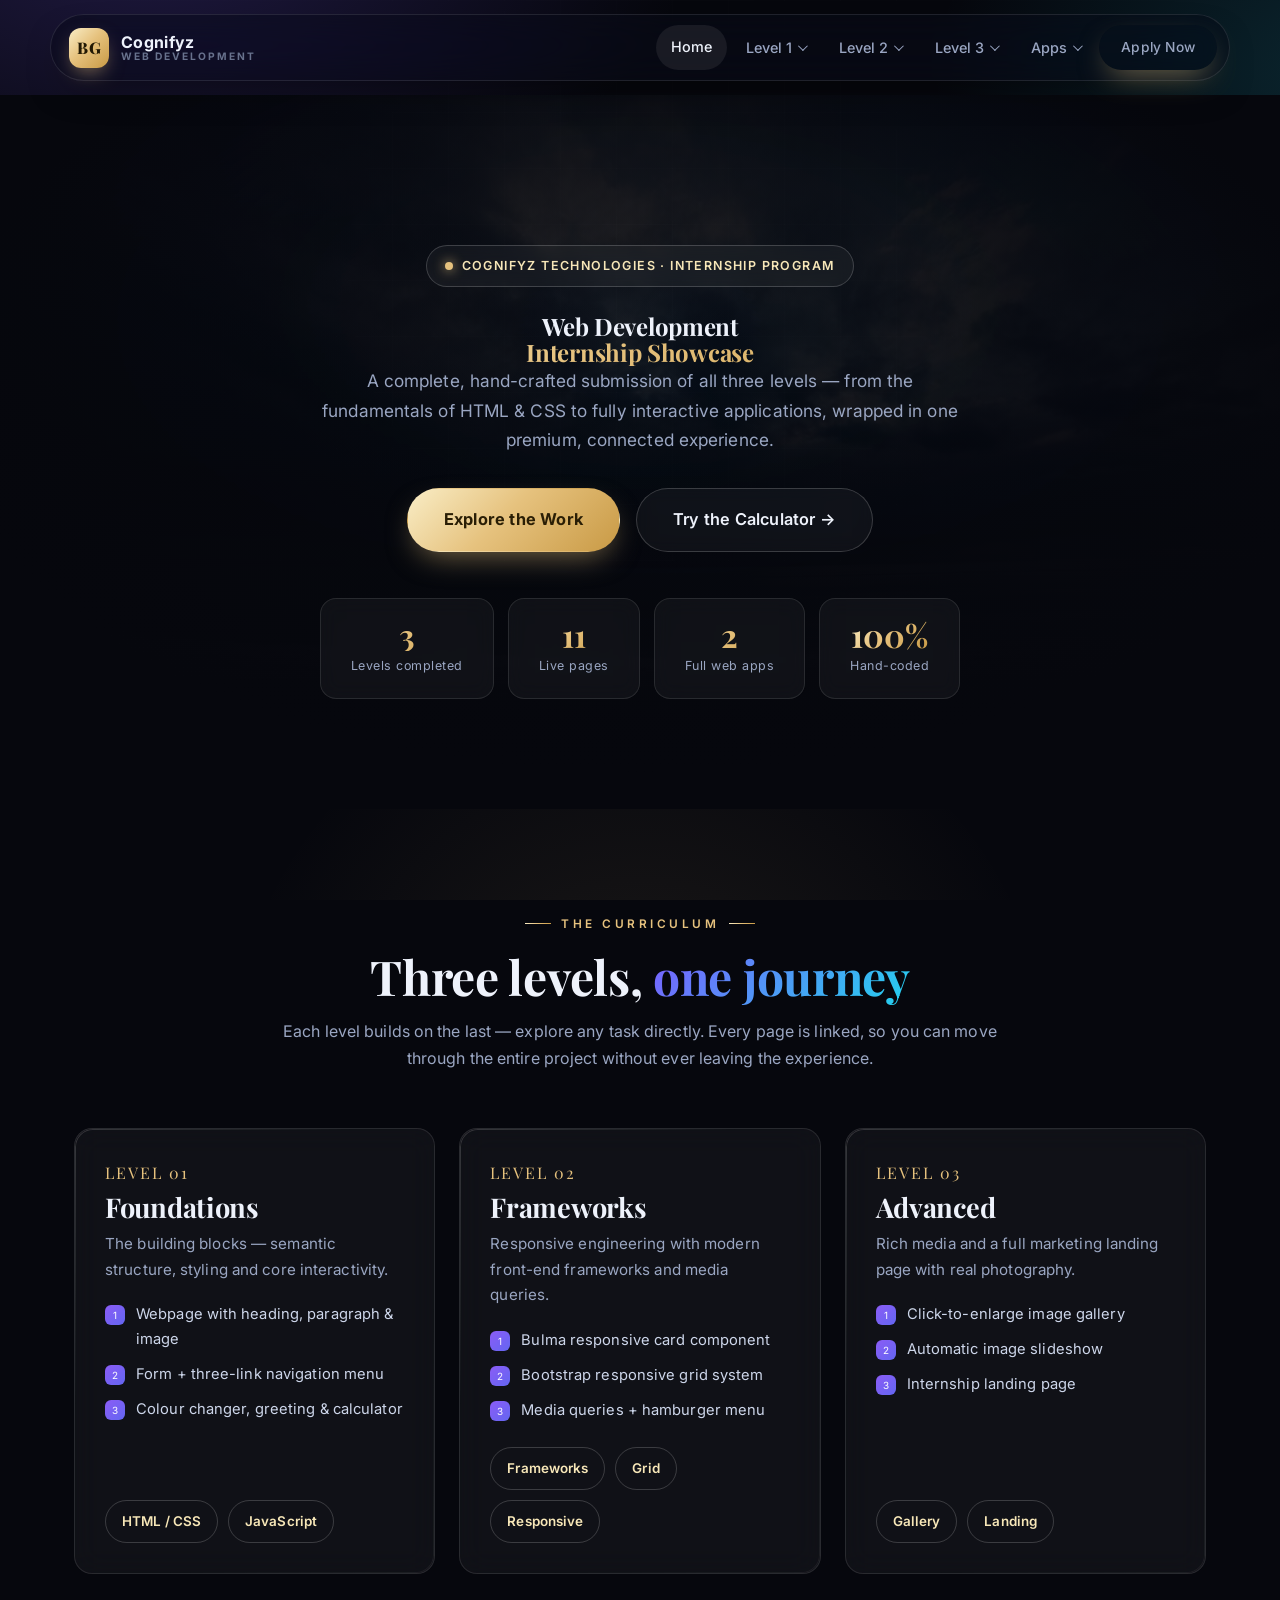
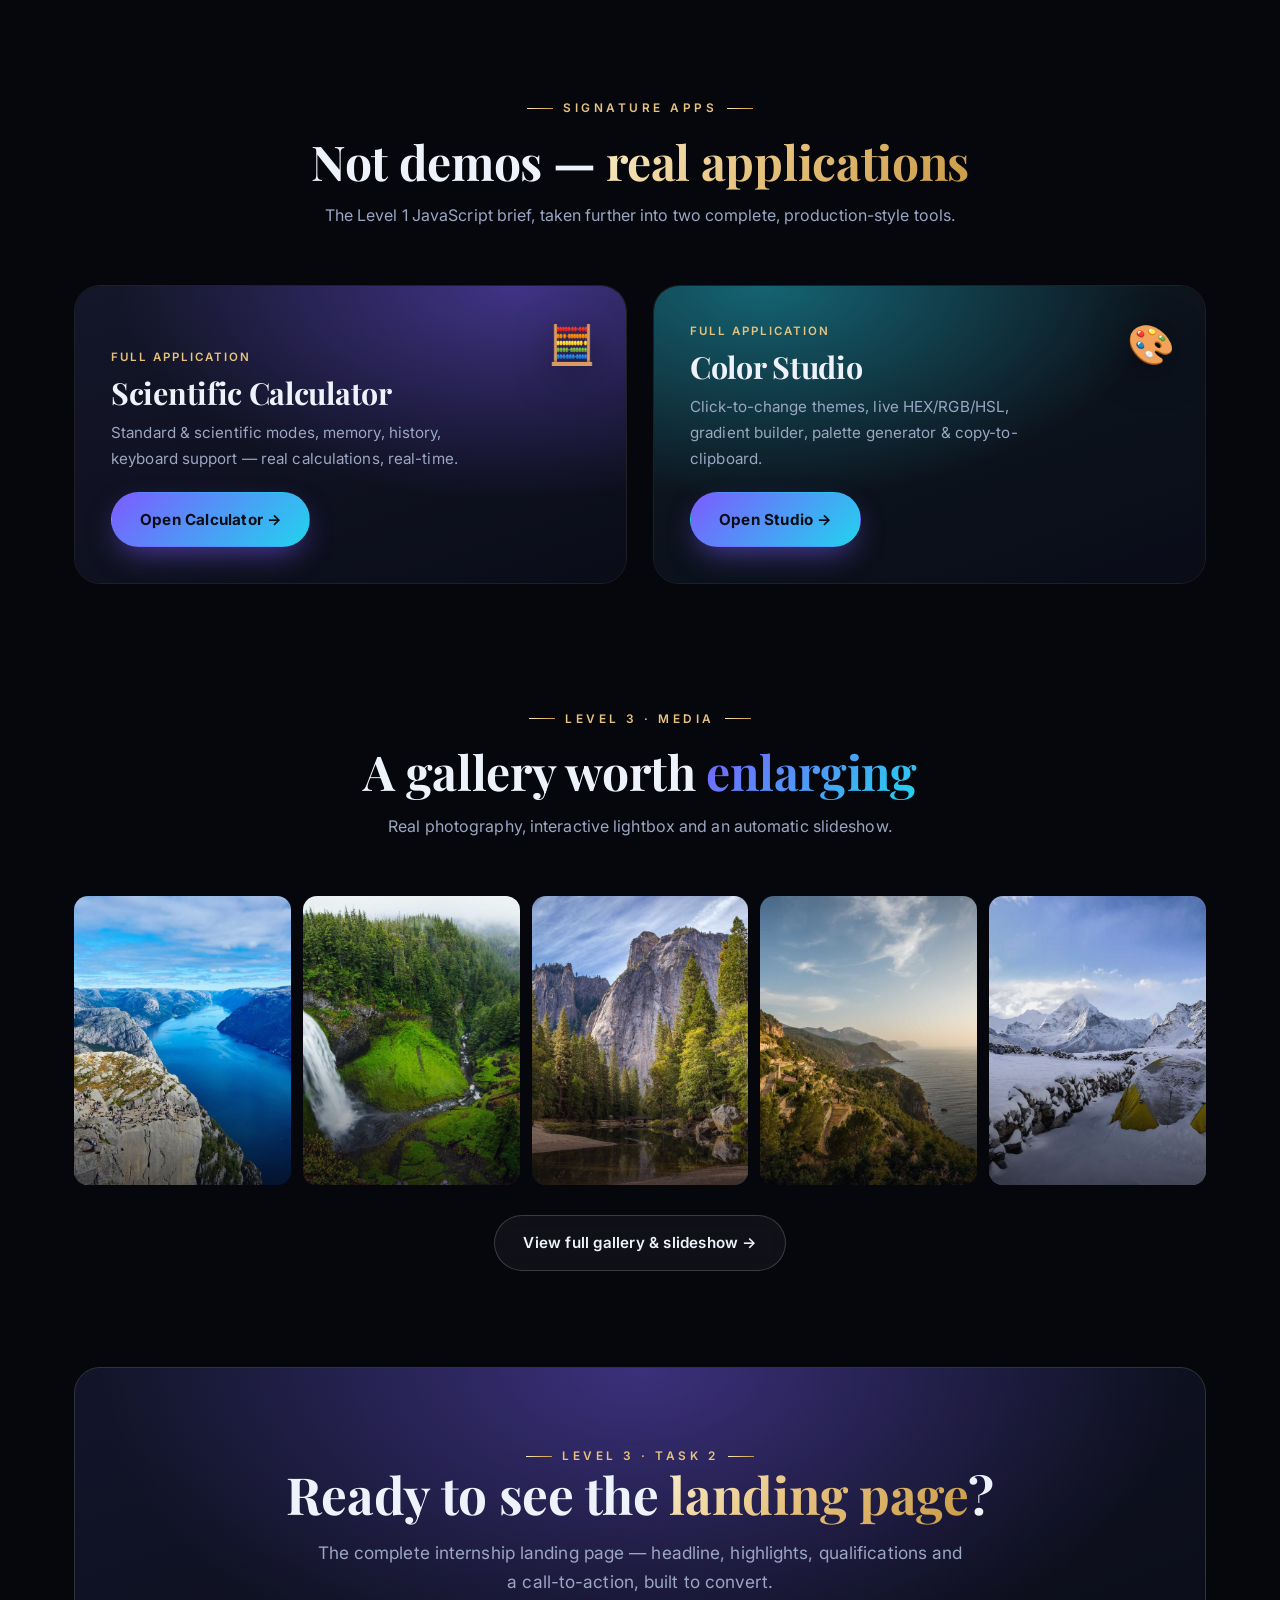
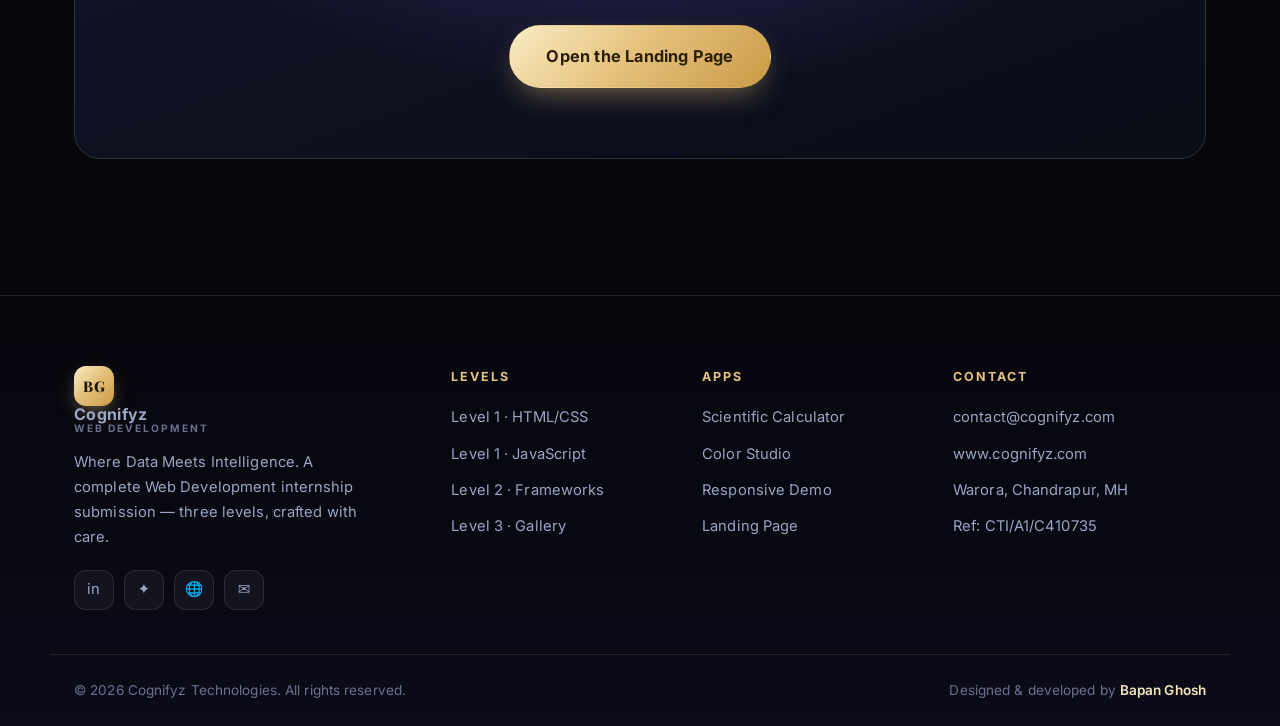
<file: index.html>
<!DOCTYPE html>
<html lang="en">
<head>
<meta charset="UTF-8" />
<meta name="viewport" content="width=device-width, initial-scale=1.0" />
<meta name="author" content="Bapan Ghosh" />
<meta name="description" content="Cognifyz Technologies — Web Development Internship submission by Bapan Ghosh. All three levels, crafted with a premium, fully interactive experience." />
<title>Cognifyz · Web Development Internship — Bapan Ghosh</title>
<link rel="stylesheet" href="assets/css/style.css" />
<style>
  /* Home-only styles */
  .home-hero{padding:150px 0 110px;text-align:center;position:relative}
  .home-hero .bg{position:absolute;inset:0;z-index:-1;overflow:hidden}
  .home-hero .bg img{width:100%;height:100%;object-fit:cover;opacity:.28;filter:saturate(1.1)}
  .home-hero .bg::after{content:"";position:absolute;inset:0;
    background:radial-gradient(60% 60% at 50% 40%,transparent,var(--bg-0) 92%),
               linear-gradient(180deg,rgba(6,7,13,.4),var(--bg-0))}
  .home-hero h1 .line{display:block}
  .home-stats{display:flex;gap:14px;justify-content:center;flex-wrap:wrap;margin-top:46px}
  .home-stats .stat{padding:20px 30px;border-radius:16px;background:var(--surface);border:1px solid var(--border);
    backdrop-filter:blur(10px);min-width:130px}
  .home-stats .stat b{display:block;font-family:var(--font-display);font-size:2rem;line-height:1}
  .home-stats .stat span{font-size:.78rem;color:var(--muted);letter-spacing:.5px}

  .level-card{display:flex;flex-direction:column;min-height:100%}
  .level-card .lc-num{font-family:var(--font-display);font-size:1rem;color:var(--gold-2);letter-spacing:2px}
  .level-card h3{font-size:1.7rem;margin:6px 0 8px}
  .level-card p{color:var(--muted);font-size:.95rem;margin-bottom:20px}
  .level-card ul{list-style:none;margin-bottom:24px;display:grid;gap:10px}
  .level-card li{display:flex;gap:11px;align-items:flex-start;font-size:.92rem;color:#cdd6ea}
  .level-card li i{flex:none;width:20px;height:20px;border-radius:6px;display:grid;place-items:center;font-style:normal;
    font-size:.62rem;background:var(--grad-violet);color:#fff;margin-top:3px}
  .level-card .lc-links{margin-top:auto;display:flex;gap:10px;flex-wrap:wrap}
  .level-card .lc-links a{font-size:.84rem;font-weight:600;color:var(--gold-1);padding:9px 16px;border-radius:999px;
    border:1px solid var(--border-2);transition:.3s}
  .level-card .lc-links a:hover{background:var(--surface-2);border-color:var(--gold-2)}

  .app-feature{display:grid;grid-template-columns:1fr 1fr;gap:26px;align-items:stretch}
  .app-tile{position:relative;border-radius:var(--radius-lg);overflow:hidden;padding:36px;min-height:280px;
    display:flex;flex-direction:column;justify-content:flex-end;border:1px solid var(--border);isolation:isolate}
  .app-tile::before{content:"";position:absolute;inset:0;z-index:-1;opacity:.9}
  .app-tile.calc::before{background:radial-gradient(120% 120% at 80% 0,rgba(124,92,255,.5),transparent 60%),linear-gradient(160deg,#171a2e,#0c0e1a)}
  .app-tile.color::before{background:radial-gradient(120% 120% at 20% 0,rgba(34,211,238,.45),transparent 60%),linear-gradient(160deg,#101d24,#0c0e1a)}
  .app-tile .tag{font-size:.72rem;letter-spacing:2px;text-transform:uppercase;color:var(--gold-2);font-weight:600}
  .app-tile h3{font-size:1.9rem;margin:8px 0 10px}
  .app-tile p{color:var(--muted);font-size:.95rem;max-width:38ch;margin-bottom:20px}
  .app-emoji{position:absolute;top:26px;right:30px;font-size:2.4rem;filter:drop-shadow(0 8px 18px rgba(0,0,0,.5))}

  .gallery-strip{display:grid;grid-template-columns:repeat(5,1fr);gap:12px}
  .gallery-strip a{border-radius:14px;overflow:hidden;aspect-ratio:3/4;position:relative}
  .gallery-strip img{width:100%;height:100%;object-fit:cover;transition:.6s var(--ease)}
  .gallery-strip a:hover img{transform:scale(1.08)}
  .gallery-strip a::after{content:"";position:absolute;inset:0;background:linear-gradient(transparent 55%,rgba(6,7,13,.6))}

  .cta-band{position:relative;overflow:hidden;border-radius:var(--radius-lg);padding:70px 40px;text-align:center;
    border:1px solid var(--border-2)}
  .cta-band::before{content:"";position:absolute;inset:0;z-index:-1;
    background:radial-gradient(80% 140% at 50% 0,rgba(124,92,255,.4),transparent 60%),linear-gradient(160deg,#12152a,#0a0c16)}
  .cta-band h2{font-size:clamp(2rem,4.5vw,3.2rem);margin-bottom:14px}
  @media(max-width:820px){.app-feature{grid-template-columns:1fr}.gallery-strip{grid-template-columns:repeat(3,1fr)}}
</style>
</head>
<body>
  <header id="site-nav"></header>

  <!-- ===================== HERO ===================== -->
  <section class="home-hero">
    <div class="bg"><img src="assets/img/gallery-06.jpg" alt="" /></div>
    <div class="container">
      <span class="pill-badge hero-badge reveal"><span class="dot"></span> Cognifyz Technologies · Internship Program</span>
      <h1 class="reveal d1">
        <span class="line">Web Development</span>
        <span class="line gold-text">Internship Showcase</span>
      </h1>
      <p class="lead reveal d2" style="margin:0 auto 34px">A complete, hand-crafted submission of all three levels — from
      the fundamentals of HTML &amp; CSS to fully interactive applications, wrapped in one premium, connected experience.</p>
      <div class="hero-cta reveal d3">
        <a class="btn btn-gold btn-lg" href="#levels">Explore the Work</a>
        <a class="btn btn-ghost btn-lg" href="calculator.html">Try the Calculator →</a>
      </div>
      <div class="home-stats reveal d4">
        <div class="stat"><b class="gold-text">3</b><span>Levels completed</span></div>
        <div class="stat"><b class="gold-text">11</b><span>Live pages</span></div>
        <div class="stat"><b class="gold-text">2</b><span>Full web apps</span></div>
        <div class="stat"><b class="gold-text">100%</b><span>Hand-coded</span></div>
      </div>
    </div>
  </section>

  <!-- ===================== LEVELS ===================== -->
  <section class="section" id="levels">
    <div class="container">
      <div class="section-head reveal">
        <span class="eyebrow center-line">The Curriculum</span>
        <h2>Three levels, <span class="grad-text">one journey</span></h2>
        <p>Each level builds on the last — explore any task directly. Every page is linked, so you can move
        through the entire project without ever leaving the experience.</p>
      </div>
      <div class="grid g-3">
        <!-- Level 1 -->
        <article class="card card-glow level-card reveal">
          <span class="lc-num">LEVEL 01</span>
          <h3>Foundations</h3>
          <p>The building blocks — semantic structure, styling and core interactivity.</p>
          <ul>
            <li><i>1</i> Webpage with heading, paragraph &amp; image</li>
            <li><i>2</i> Form + three-link navigation menu</li>
            <li><i>3</i> Colour changer, greeting &amp; calculator</li>
          </ul>
          <div class="lc-links">
            <a href="level1-html-css.html">HTML / CSS</a>
            <a href="level1-javascript.html">JavaScript</a>
          </div>
        </article>
        <!-- Level 2 -->
        <article class="card card-glow level-card reveal d1">
          <span class="lc-num">LEVEL 02</span>
          <h3>Frameworks</h3>
          <p>Responsive engineering with modern front-end frameworks and media queries.</p>
          <ul>
            <li><i>1</i> Bulma responsive card component</li>
            <li><i>2</i> Bootstrap responsive grid system</li>
            <li><i>3</i> Media queries + hamburger menu</li>
          </ul>
          <div class="lc-links">
            <a href="level2-frameworks.html">Frameworks</a>
            <a href="level2-grid.html">Grid</a>
            <a href="level2-responsive.html">Responsive</a>
          </div>
        </article>
        <!-- Level 3 -->
        <article class="card card-glow level-card reveal d2">
          <span class="lc-num">LEVEL 03</span>
          <h3>Advanced</h3>
          <p>Rich media and a full marketing landing page with real photography.</p>
          <ul>
            <li><i>1</i> Click-to-enlarge image gallery</li>
            <li><i>2</i> Automatic image slideshow</li>
            <li><i>3</i> Internship landing page</li>
          </ul>
          <div class="lc-links">
            <a href="level3-gallery.html">Gallery</a>
            <a href="level3-landing.html">Landing</a>
          </div>
        </article>
      </div>
    </div>
  </section>

  <!-- ===================== APPS ===================== -->
  <section class="section" style="padding-top:20px">
    <div class="container">
      <div class="section-head reveal">
        <span class="eyebrow center-line">Signature Apps</span>
        <h2>Not demos — <span class="gold-text">real applications</span></h2>
        <p>The Level 1 JavaScript brief, taken further into two complete, production-style tools.</p>
      </div>
      <div class="app-feature">
        <a class="app-tile calc reveal" href="calculator.html">
          <span class="app-emoji">🧮</span>
          <span class="tag">Full Application</span>
          <h3>Scientific Calculator</h3>
          <p>Standard &amp; scientific modes, memory, history, keyboard support — real calculations, real-time.</p>
          <span class="btn btn-primary" style="width:fit-content">Open Calculator →</span>
        </a>
        <a class="app-tile color reveal d1" href="color-studio.html">
          <span class="app-emoji">🎨</span>
          <span class="tag">Full Application</span>
          <h3>Color Studio</h3>
          <p>Click-to-change themes, live HEX/RGB/HSL, gradient builder, palette generator &amp; copy-to-clipboard.</p>
          <span class="btn btn-primary" style="width:fit-content">Open Studio →</span>
        </a>
      </div>
    </div>
  </section>

  <!-- ===================== GALLERY PREVIEW ===================== -->
  <section class="section" style="padding-top:20px">
    <div class="container">
      <div class="section-head reveal">
        <span class="eyebrow center-line">Level 3 · Media</span>
        <h2>A gallery worth <span class="grad-text">enlarging</span></h2>
        <p>Real photography, interactive lightbox and an automatic slideshow.</p>
      </div>
      <div class="gallery-strip reveal">
        <a href="level3-gallery.html"><img src="assets/img/gallery-02.jpg" alt="The Blue Fjord" /></a>
        <a href="level3-gallery.html"><img src="assets/img/gallery-03.jpg" alt="Emerald Falls" /></a>
        <a href="level3-gallery.html"><img src="assets/img/gallery-04.jpg" alt="Valley of Pines" /></a>
        <a href="level3-gallery.html"><img src="assets/img/gallery-07.jpg" alt="Golden Coastline" /></a>
        <a href="level3-gallery.html"><img src="assets/img/gallery-05.jpg" alt="Alpine Base Camp" /></a>
      </div>
      <div class="center" style="margin-top:30px">
        <a class="btn btn-ghost" href="level3-gallery.html">View full gallery &amp; slideshow →</a>
      </div>
    </div>
  </section>

  <!-- ===================== CTA ===================== -->
  <section class="section" style="padding-top:0">
    <div class="container">
      <div class="cta-band reveal">
        <span class="eyebrow center-line" style="justify-content:center">Level 3 · Task 2</span>
        <h2>Ready to see the <span class="gold-text">landing page</span>?</h2>
        <p class="lead" style="margin:0 auto 28px">The complete internship landing page — headline, highlights,
        qualifications and a call-to-action, built to convert.</p>
        <a class="btn btn-gold btn-lg" href="level3-landing.html">Open the Landing Page</a>
      </div>
    </div>
  </section>

  <footer id="site-footer"></footer>
  <script src="assets/js/main.js"></script>
</body>
</html>
</file>
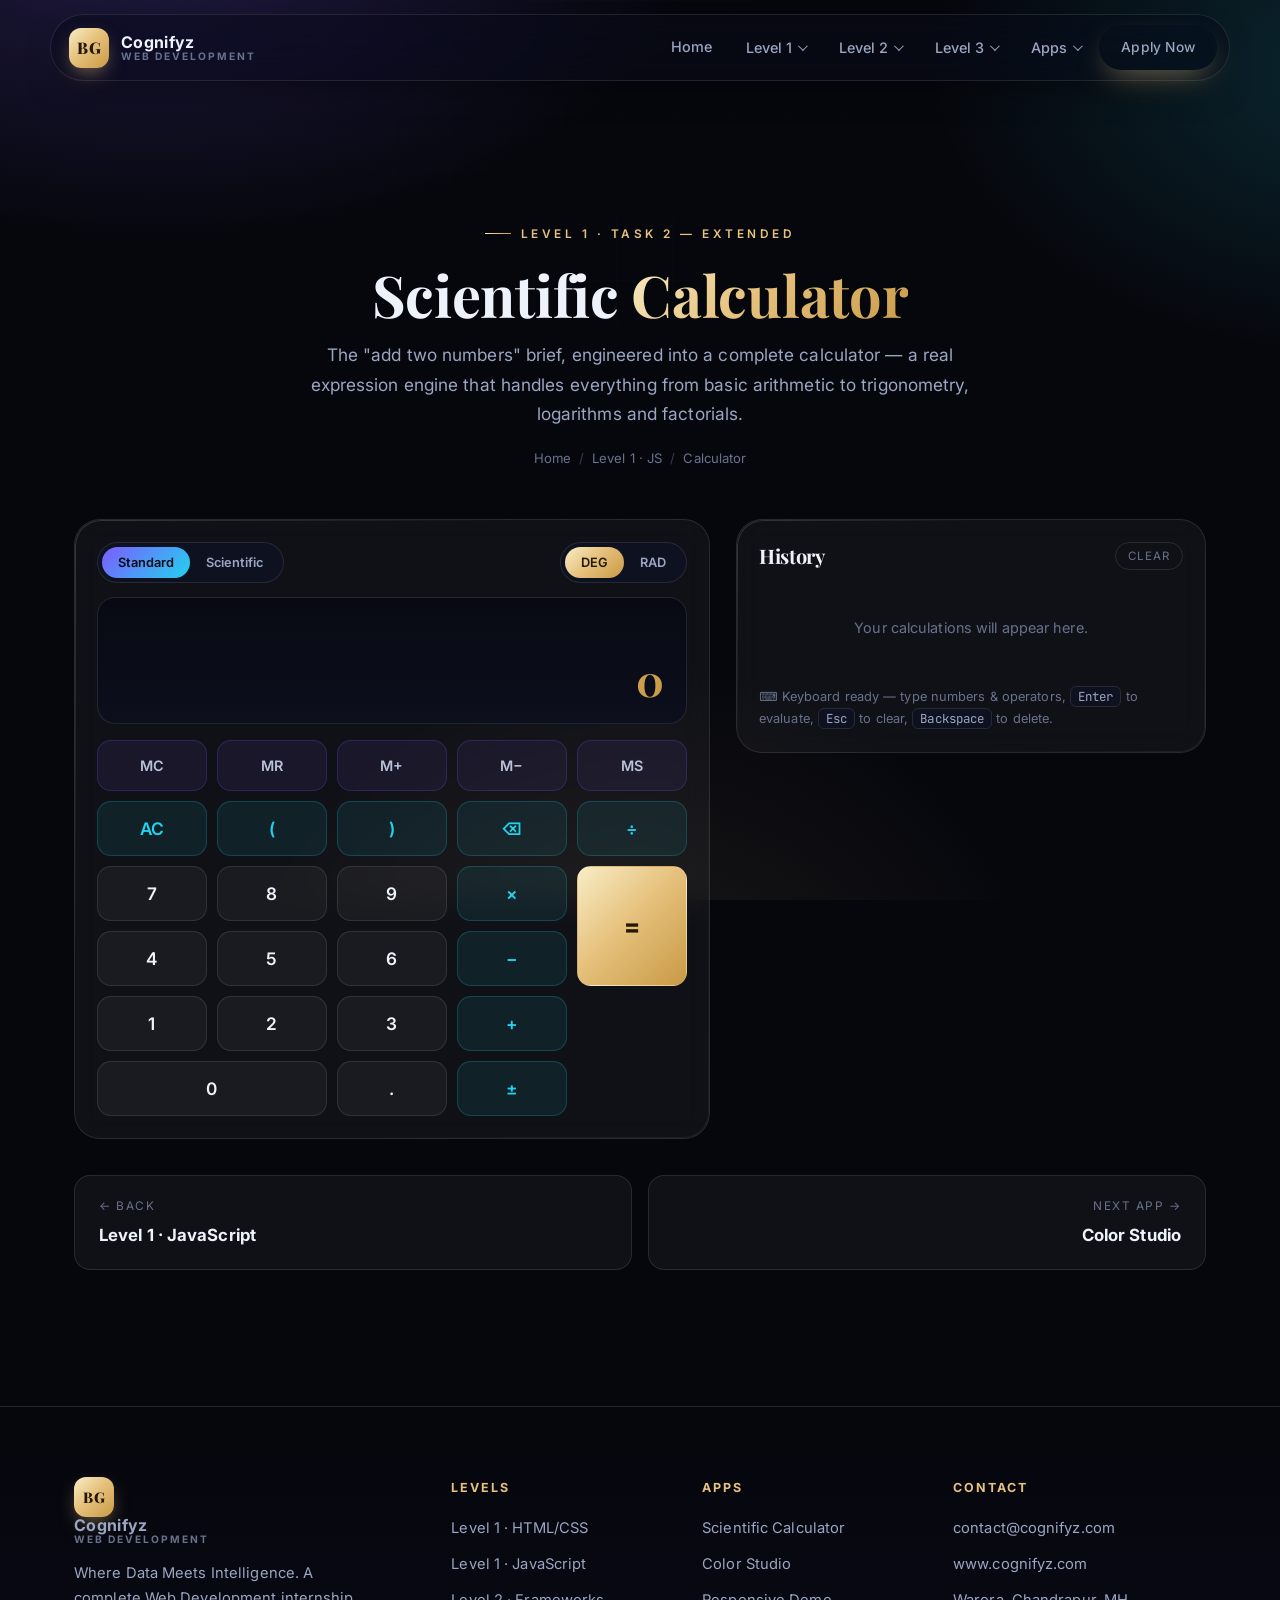
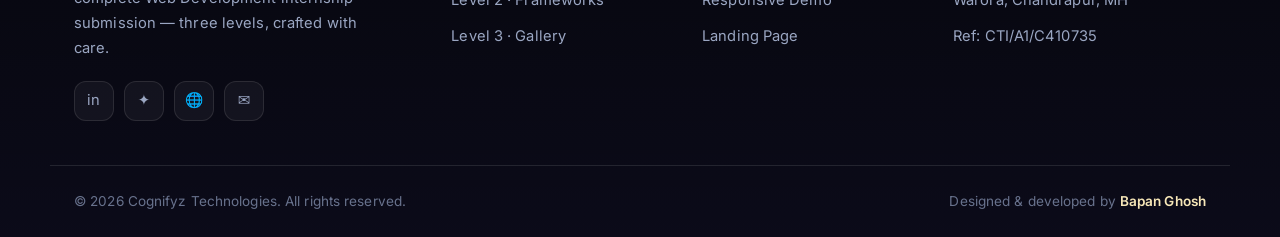
<file: calculator.html>
<!DOCTYPE html>
<html lang="en">
<head>
<meta charset="UTF-8" />
<meta name="viewport" content="width=device-width, initial-scale=1.0" />
<meta name="author" content="Bapan Ghosh" />
<meta name="description" content="A full scientific calculator — standard & scientific modes, memory, history and keyboard support. Built by Bapan Ghosh." />
<title>Scientific Calculator · Cognifyz — Bapan Ghosh</title>
<link rel="stylesheet" href="assets/css/style.css" />
<style>
  .calc-wrap{display:grid;grid-template-columns:minmax(0,1.15fr) minmax(0,.85fr);gap:26px;align-items:start}
  @media(max-width:900px){.calc-wrap{grid-template-columns:1fr}}

  .calculator{padding:22px;border-radius:var(--radius-lg)}
  .calc-topbar{display:flex;justify-content:space-between;align-items:center;gap:12px;margin-bottom:14px;flex-wrap:wrap}
  .seg{display:inline-flex;background:var(--bg-2);border:1px solid var(--border);border-radius:999px;padding:4px}
  .seg button{border:none;background:none;color:var(--muted);font-family:var(--font-body);font-weight:600;
    font-size:.8rem;padding:8px 16px;border-radius:999px;cursor:pointer;transition:.25s}
  .seg button.on{background:var(--grad-primary);color:#0a0c16}
  .seg.gold button.on{background:var(--grad-gold);color:#241a04}

  .display{background:linear-gradient(180deg,#080a13,#0c0f1c);border:1px solid var(--border);border-radius:18px;
    padding:20px 22px;text-align:right;margin-bottom:16px;min-height:120px;display:flex;flex-direction:column;
    justify-content:space-between;overflow:hidden}
  .display .expr{font-family:var(--font-mono);color:var(--muted);font-size:1.05rem;min-height:24px;
    word-break:break-all;letter-spacing:.5px}
  .display .result{font-family:var(--font-display);font-weight:700;font-size:2.7rem;line-height:1.1;
    word-break:break-all;color:#fff}
  .display .result.gold{background:var(--grad-gold);-webkit-background-clip:text;background-clip:text;-webkit-text-fill-color:transparent}
  .mem-flag{font-size:.7rem;color:var(--gold-2);letter-spacing:1px;text-align:left;min-height:14px}

  .keys{display:grid;grid-template-columns:repeat(5,1fr);gap:10px}
  .keys.std{grid-template-columns:repeat(4,1fr)}
  .key{border:1px solid var(--border);background:var(--surface);color:var(--text);border-radius:14px;
    padding:16px 0;font-family:var(--font-body);font-size:1.08rem;font-weight:600;cursor:pointer;
    transition:.18s var(--ease);position:relative;overflow:hidden}
  .key:hover{background:var(--surface-2);transform:translateY(-2px)}
  .key:active{transform:translateY(0) scale(.96)}
  .key.sci{font-size:.9rem;color:#b9c2da;background:rgba(124,92,255,.08);border-color:rgba(124,92,255,.22)}
  .key.sci:hover{background:rgba(124,92,255,.18)}
  .key.op{color:var(--cyan);background:rgba(34,211,238,.08);border-color:rgba(34,211,238,.22)}
  .key.fn{color:var(--gold-1);background:rgba(230,194,126,.08);border-color:rgba(230,194,126,.2)}
  .key.eq{background:var(--grad-gold);color:#241a04;font-weight:800;grid-row:span 2;display:flex;align-items:center;justify-content:center;font-size:1.5rem}
  .key.zero{grid-column:span 1}
  .key.wide{grid-column:span 2}

  .sci-keys{display:grid;grid-template-columns:repeat(5,1fr);gap:10px;margin-bottom:10px;transition:.4s var(--ease)}
  .sci-keys.hidden{display:none}

  .history{padding:22px;border-radius:var(--radius-lg);min-height:200px;position:sticky;top:90px}
  .history h3{font-size:1.25rem;display:flex;align-items:center;justify-content:space-between}
  .history h3 button{font-size:.72rem;letter-spacing:1px;text-transform:uppercase;color:var(--faint);
    background:none;border:1px solid var(--border);border-radius:999px;padding:6px 12px;cursor:pointer;transition:.25s;font-family:var(--font-body)}
  .history h3 button:hover{color:var(--text);border-color:var(--gold-2)}
  .hist-list{margin-top:16px;display:flex;flex-direction:column;gap:8px;max-height:440px;overflow-y:auto}
  .hist-item{padding:12px 14px;border-radius:12px;background:var(--bg-2);border:1px solid var(--border);cursor:pointer;transition:.2s;text-align:right}
  .hist-item:hover{border-color:var(--gold-2);transform:translateX(-3px)}
  .hist-item .he{font-family:var(--font-mono);font-size:.82rem;color:var(--muted);word-break:break-all}
  .hist-item .hr{font-family:var(--font-display);font-size:1.2rem;color:#fff;word-break:break-all}
  .hist-empty{color:var(--faint);font-size:.9rem;text-align:center;padding:30px 10px}
  .kbd-note{margin-top:16px;font-size:.8rem;color:var(--faint)}
  .kbd-note kbd{font-family:var(--font-mono);background:var(--bg-2);border:1px solid var(--border);
    border-radius:6px;padding:1px 7px;font-size:.78rem;color:var(--muted)}
</style>
</head>
<body>
  <header id="site-nav"></header>

  <section class="page-head">
    <div class="container">
      <span class="eyebrow">Level 1 · Task 2 — Extended</span>
      <h1>Scientific <span class="gold-text">Calculator</span></h1>
      <p class="lead" style="margin:0 auto">The "add two numbers" brief, engineered into a complete calculator — a real
      expression engine that handles everything from basic arithmetic to trigonometry, logarithms and factorials.</p>
      <div class="crumbs"><a href="index.html">Home</a><span>/</span><a href="level1-javascript.html">Level 1 · JS</a><span>/</span>Calculator</div>
    </div>
  </section>

  <section class="section" style="padding-top:20px">
    <div class="container">
      <div class="calc-wrap">
        <!-- Calculator -->
        <div class="calculator card reveal">
          <div class="calc-topbar">
            <div class="seg" id="modeSeg">
              <button data-mode="std" class="on">Standard</button>
              <button data-mode="sci">Scientific</button>
            </div>
            <div class="seg gold" id="angleSeg">
              <button data-ang="deg" class="on">DEG</button>
              <button data-ang="rad">RAD</button>
            </div>
          </div>

          <div class="display">
            <div class="mem-flag" id="memFlag"></div>
            <div class="expr" id="expr">&nbsp;</div>
            <div class="result gold" id="result">0</div>
          </div>

          <!-- Memory row -->
          <div class="keys" style="grid-template-columns:repeat(5,1fr);margin-bottom:10px">
            <button class="key sci" data-act="mc">MC</button>
            <button class="key sci" data-act="mr">MR</button>
            <button class="key sci" data-act="mplus">M+</button>
            <button class="key sci" data-act="mminus">M−</button>
            <button class="key sci" data-act="ms">MS</button>
          </div>

          <!-- Scientific keys -->
          <div class="sci-keys hidden" id="sciKeys">
            <button class="key fn" data-fn="sin(">sin</button>
            <button class="key fn" data-fn="cos(">cos</button>
            <button class="key fn" data-fn="tan(">tan</button>
            <button class="key fn" data-fn="ln(">ln</button>
            <button class="key fn" data-fn="log(">log</button>

            <button class="key fn" data-fn="asin(">sin⁻¹</button>
            <button class="key fn" data-fn="acos(">cos⁻¹</button>
            <button class="key fn" data-fn="atan(">tan⁻¹</button>
            <button class="key fn" data-fn="log2(">log₂</button>
            <button class="key fn" data-fn="exp(">eˣ</button>

            <button class="key sci" data-ins="^">xʸ</button>
            <button class="key sci" data-ins="^2">x²</button>
            <button class="key sci" data-ins="^3">x³</button>
            <button class="key fn" data-fn="sqrt(">√</button>
            <button class="key fn" data-fn="cbrt(">∛</button>

            <button class="key sci" data-ins="π">π</button>
            <button class="key sci" data-ins="e">e</button>
            <button class="key sci" data-ins="!">n!</button>
            <button class="key sci" data-ins="mod">mod</button>
            <button class="key fn" data-fn="abs(">|x|</button>

            <button class="key sci" data-ins="10^">10ˣ</button>
            <button class="key sci" data-ins="1/(">1/x</button>
            <button class="key sci" data-ins="*10^">EXP</button>
            <button class="key sci" data-act="ans">Ans</button>
            <button class="key sci" data-ins="%">%</button>
          </div>

          <!-- Main keypad -->
          <div class="keys" id="mainKeys">
            <button class="key op" data-act="clear">AC</button>
            <button class="key op" data-ins="(">(</button>
            <button class="key op" data-ins=")">)</button>
            <button class="key op" data-act="back">⌫</button>
            <button class="key op" data-ins="/">÷</button>

            <button class="key" data-ins="7">7</button>
            <button class="key" data-ins="8">8</button>
            <button class="key" data-ins="9">9</button>
            <button class="key op" data-ins="*">×</button>
            <button class="key eq" data-act="equals">=</button>

            <button class="key" data-ins="4">4</button>
            <button class="key" data-ins="5">5</button>
            <button class="key" data-ins="6">6</button>
            <button class="key op" data-ins="-">−</button>

            <button class="key" data-ins="1">1</button>
            <button class="key" data-ins="2">2</button>
            <button class="key" data-ins="3">3</button>
            <button class="key op" data-ins="+">+</button>

            <button class="key wide" data-ins="0">0</button>
            <button class="key" data-ins=".">.</button>
            <button class="key op" data-act="pm">±</button>
          </div>
        </div>

        <!-- History -->
        <div class="history card reveal d1">
          <h3>History <button id="clearHist">Clear</button></h3>
          <div class="hist-list" id="histList">
            <div class="hist-empty">Your calculations will appear here.</div>
          </div>
          <p class="kbd-note">⌨️ Keyboard ready — type numbers &amp; operators, <kbd>Enter</kbd> to evaluate,
          <kbd>Esc</kbd> to clear, <kbd>Backspace</kbd> to delete.</p>
        </div>
      </div>

      <div class="task-nav" style="margin-top:36px">
        <a href="level1-javascript.html"><small>← Back</small><b>Level 1 · JavaScript</b></a>
        <a class="next" href="color-studio.html"><small>Next App →</small><b>Color Studio</b></a>
      </div>
    </div>
  </section>

  <footer id="site-footer"></footer>
  <script src="assets/js/main.js"></script>
  <script>
  /* ================= Scientific Calculator engine ================= */
  (function () {
    "use strict";
    var tokens = [];           // display/internal units
    var angleMode = "deg";
    var lastAns = 0;
    var memory = 0;
    var justEvaluated = false;

    var exprEl = document.getElementById("expr");
    var resEl = document.getElementById("result");
    var memFlag = document.getElementById("memFlag");
    var histList = document.getElementById("histList");
    var history = [];

    /* ---- pretty display ---- */
    var pretty = { "*": " × ", "/": " ÷ ", "+": " + ", "-": " − ", "mod": " mod ",
      "sqrt(": "√(", "cbrt(": "∛(", "*10^": " ×10^", "^": "^", "1/(": "1/(", "10^": "10^" };
    function render() {
      var d = tokens.map(function (t) { return pretty[t] !== undefined ? pretty[t] : t; }).join("");
      exprEl.innerHTML = d.trim() === "" ? "&nbsp;" : d;
      // live preview
      try {
        var v = evaluate(tokens.join(""));
        if (isFinite(v)) resEl.textContent = fmt(v);
      } catch (e) { /* keep last */ }
    }
    function fmt(v) {
      if (!isFinite(v)) return v > 0 ? "∞" : "-∞";
      if (Math.abs(v) < 1e-12) v = 0;
      var r = parseFloat(v.toPrecision(12));
      return String(r);
    }

    /* ---- input ---- */
    function push(u) {
      if (justEvaluated) {
        // if starting with an operator, continue from answer; else fresh
        if ("*/+-^%".indexOf(u) !== -1 || u === "mod") { tokens = [String(lastAns)]; }
        else { tokens = []; }
        justEvaluated = false;
      }
      tokens.push(u);
      render();
    }
    function clearAll() { tokens = []; justEvaluated = false; resEl.textContent = "0"; render(); }
    function back() { justEvaluated = false; tokens.pop(); render(); }
    function pm() {
      // wrap whole expression in -( ) or toggle leading
      if (tokens.length === 0) return;
      if (tokens[0] === "-") tokens.shift();
      else tokens.unshift("-");
      render();
    }
    function equals() {
      var raw = tokens.join("");
      if (raw.trim() === "") return;
      try {
        var v = evaluate(raw);
        if (!isFinite(v)) throw new Error("math");
        var out = fmt(v);
        resEl.textContent = out;
        lastAns = v;
        addHistory(exprEl.innerHTML, out);
        tokens = [out];
        justEvaluated = true;
      } catch (e) {
        resEl.textContent = "Error";
        justEvaluated = true;
        tokens = [];
      }
    }
    function addHistory(expr, res) {
      history.unshift({ e: expr, r: res });
      if (history.length > 40) history.pop();
      renderHistory();
    }
    function renderHistory() {
      if (!history.length) { histList.innerHTML = '<div class="hist-empty">Your calculations will appear here.</div>'; return; }
      histList.innerHTML = history.map(function (h, i) {
        return '<div class="hist-item" data-i="' + i + '"><div class="he">' + h.e + ' =</div><div class="hr">' + h.r + '</div></div>';
      }).join("");
    }

    /* ---- memory ---- */
    function updateMem() { memFlag.textContent = memory !== 0 ? ("M = " + fmt(memory)) : ""; }
    function memAct(a) {
      var cur = 0;
      try { cur = evaluate(tokens.join("")) || 0; } catch (e) { cur = lastAns; }
      if (a === "mc") memory = 0;
      else if (a === "mr") { push(fmt(memory)); }
      else if (a === "mplus") memory += cur;
      else if (a === "mminus") memory -= cur;
      else if (a === "ms") memory = cur;
      updateMem();
    }

    /* ================= Expression evaluator ================= */
    var FUNCS = {
      sin: function (x) { return Math.sin(toRad(x)); },
      cos: function (x) { return Math.cos(toRad(x)); },
      tan: function (x) { return Math.tan(toRad(x)); },
      asin: function (x) { return fromRad(Math.asin(x)); },
      acos: function (x) { return fromRad(Math.acos(x)); },
      atan: function (x) { return fromRad(Math.atan(x)); },
      ln: function (x) { return Math.log(x); },
      log: function (x) { return Math.log10(x); },
      log2: function (x) { return Math.log2(x); },
      sqrt: function (x) { return Math.sqrt(x); },
      cbrt: function (x) { return Math.cbrt(x); },
      abs: function (x) { return Math.abs(x); },
      exp: function (x) { return Math.exp(x); }
    };
    function toRad(x) { return angleMode === "deg" ? x * Math.PI / 180 : x; }
    function fromRad(x) { return angleMode === "deg" ? x * 180 / Math.PI : x; }

    function gamma(n) { // Lanczos approximation → factorial for reals
      var g = 7, c = [0.99999999999980993, 676.5203681218851, -1259.1392167224028,
        771.32342877765313, -176.61502916214059, 12.507343278686905,
        -0.13857109526572012, 9.9843695780195716e-6, 1.5056327351493116e-7];
      if (n < 0.5) return Math.PI / (Math.sin(Math.PI * n) * gamma(1 - n));
      n -= 1; var a = c[0]; var t = n + g + 0.5;
      for (var i = 1; i < g + 2; i++) a += c[i] / (n + i);
      return Math.sqrt(2 * Math.PI) * Math.pow(t, n + 0.5) * Math.exp(-t) * a;
    }
    function factorial(n) {
      if (n < 0) return NaN;
      if (Number.isInteger(n)) { var r = 1; for (var i = 2; i <= n; i++) r *= i; return r; }
      return gamma(n + 1);
    }

    function tokenize(s) {
      var out = [], i = 0;
      var isD = function (c) { return (c >= "0" && c <= "9") || c === "."; };
      while (i < s.length) {
        var c = s[i];
        if (c === " ") { i++; continue; }
        if (isD(c)) { var num = ""; while (i < s.length && isD(s[i])) num += s[i++]; out.push({ t: "num", v: parseFloat(num) }); continue; }
        if ((c >= "a" && c <= "z") || c === "π") {
          if (c === "π") { out.push({ t: "num", v: Math.PI }); i++; continue; }
          var name = ""; while (i < s.length && s[i] >= "a" && s[i] <= "z") name += s[i++];
          if (name === "pi") out.push({ t: "num", v: Math.PI });
          else if (name === "e") out.push({ t: "num", v: Math.E });
          else if (name === "mod") out.push({ t: "op", v: "mod" });
          else if (FUNCS[name]) out.push({ t: "func", v: name });
          else throw new Error("bad name " + name);
          continue;
        }
        if ("+-*/^".indexOf(c) !== -1) { out.push({ t: "op", v: c }); i++; continue; }
        if (c === "%") { out.push({ t: "post", v: "%" }); i++; continue; }
        if (c === "!") { out.push({ t: "post", v: "!" }); i++; continue; }
        if (c === "(") { out.push({ t: "lp" }); i++; continue; }
        if (c === ")") { out.push({ t: "rp" }); i++; continue; }
        throw new Error("bad char " + c);
      }
      return out;
    }

    var PREC = { "u-": 4, "^": 5, "*": 3, "/": 3, "mod": 3, "+": 2, "-": 2 };
    var RIGHT = { "^": true, "u-": true };

    function toRPN(tk) {
      var out = [], ops = [], prev = null;
      for (var i = 0; i < tk.length; i++) {
        var t = tk[i];
        if (t.t === "num") { out.push(t); prev = t; }
        else if (t.t === "func") { ops.push(t); prev = t; }
        else if (t.t === "post") { out.push(t); prev = t; }
        else if (t.t === "op") {
          var v = t.v;
          var unary = (v === "-" || v === "+") &&
            (prev === null || prev.t === "op" || prev.t === "lp" || prev.t === "func");
          if (unary) {
            if (v === "+") { prev = t; continue; }
            v = "u-"; t = { t: "op", v: "u-" };
          }
          while (ops.length) {
            var top = ops[ops.length - 1];
            if (top.t === "op" && ((RIGHT[v] ? PREC[top.v] > PREC[v] : PREC[top.v] >= PREC[v]))) out.push(ops.pop());
            else if (top.t === "func") out.push(ops.pop());
            else break;
          }
          ops.push(t); prev = t;
        }
        else if (t.t === "lp") { ops.push(t); prev = t; }
        else if (t.t === "rp") {
          while (ops.length && ops[ops.length - 1].t !== "lp") out.push(ops.pop());
          if (!ops.length) throw new Error("paren");
          ops.pop(); // remove lp
          if (ops.length && ops[ops.length - 1].t === "func") out.push(ops.pop());
          prev = t;
        }
      }
      while (ops.length) { var o = ops.pop(); if (o.t === "lp") throw new Error("paren"); out.push(o); }
      return out;
    }

    function evalRPN(rpn) {
      var st = [];
      for (var i = 0; i < rpn.length; i++) {
        var t = rpn[i];
        if (t.t === "num") st.push(t.v);
        else if (t.t === "func") { var a = st.pop(); st.push(FUNCS[t.v](a)); }
        else if (t.t === "post") { var p = st.pop(); st.push(t.v === "!" ? factorial(p) : p / 100); }
        else if (t.t === "op") {
          if (t.v === "u-") { st.push(-st.pop()); continue; }
          var b = st.pop(), aa = st.pop();
          if (aa === undefined) throw new Error("operand");
          switch (t.v) {
            case "+": st.push(aa + b); break;
            case "-": st.push(aa - b); break;
            case "*": st.push(aa * b); break;
            case "/": st.push(aa / b); break;
            case "^": st.push(Math.pow(aa, b)); break;
            case "mod": st.push(aa % b); break;
          }
        }
      }
      if (st.length !== 1) throw new Error("eval");
      return st[0];
    }

    function evaluate(s) {
      if (s.trim() === "") return 0;
      // auto-close unbalanced parentheses for live preview
      var open = (s.match(/\(/g) || []).length, close = (s.match(/\)/g) || []).length;
      while (close < open) { s += ")"; close++; }
      return evalRPN(toRPN(tokenize(s)));
    }

    /* ================= Wiring ================= */
    document.getElementById("mainKeys").addEventListener("click", handleBtn);
    document.getElementById("sciKeys").addEventListener("click", handleBtn);
    document.querySelectorAll(".calculator .key[data-act]").forEach(function (b) {
      if (["mc", "mr", "mplus", "mminus", "ms"].indexOf(b.dataset.act) !== -1)
        b.addEventListener("click", function () { memAct(b.dataset.act); });
    });
    function handleBtn(e) {
      var b = e.target.closest("button"); if (!b) return;
      if (b.dataset.fn !== undefined) { push(b.dataset.fn); return; }
      if (b.dataset.ins !== undefined) { push(b.dataset.ins); return; }
      var act = b.dataset.act;
      if (act === "clear") clearAll();
      else if (act === "back") back();
      else if (act === "equals") equals();
      else if (act === "pm") pm();
      else if (act === "ans") push(String(lastAns));
    }

    // mode + angle toggles
    document.getElementById("modeSeg").addEventListener("click", function (e) {
      var b = e.target.closest("button"); if (!b) return;
      this.querySelectorAll("button").forEach(function (x) { x.classList.remove("on"); });
      b.classList.add("on");
      document.getElementById("sciKeys").classList.toggle("hidden", b.dataset.mode !== "sci");
    });
    document.getElementById("angleSeg").addEventListener("click", function (e) {
      var b = e.target.closest("button"); if (!b) return;
      this.querySelectorAll("button").forEach(function (x) { x.classList.remove("on"); });
      b.classList.add("on"); angleMode = b.dataset.ang; render();
    });

    // history interactions
    histList.addEventListener("click", function (e) {
      var it = e.target.closest(".hist-item"); if (!it) return;
      push(history[+it.dataset.i].r);
    });
    document.getElementById("clearHist").addEventListener("click", function () { history = []; renderHistory(); });

    // keyboard
    document.addEventListener("keydown", function (e) {
      var k = e.key;
      if (k >= "0" && k <= "9") push(k);
      else if ("+-*/^%.()".indexOf(k) !== -1) push(k);
      else if (k === "Enter" || k === "=") { e.preventDefault(); equals(); }
      else if (k === "Backspace") { e.preventDefault(); back(); }
      else if (k === "Escape") clearAll();
    });

    render(); updateMem();
  })();
  </script>
</body>
</html>
</file>
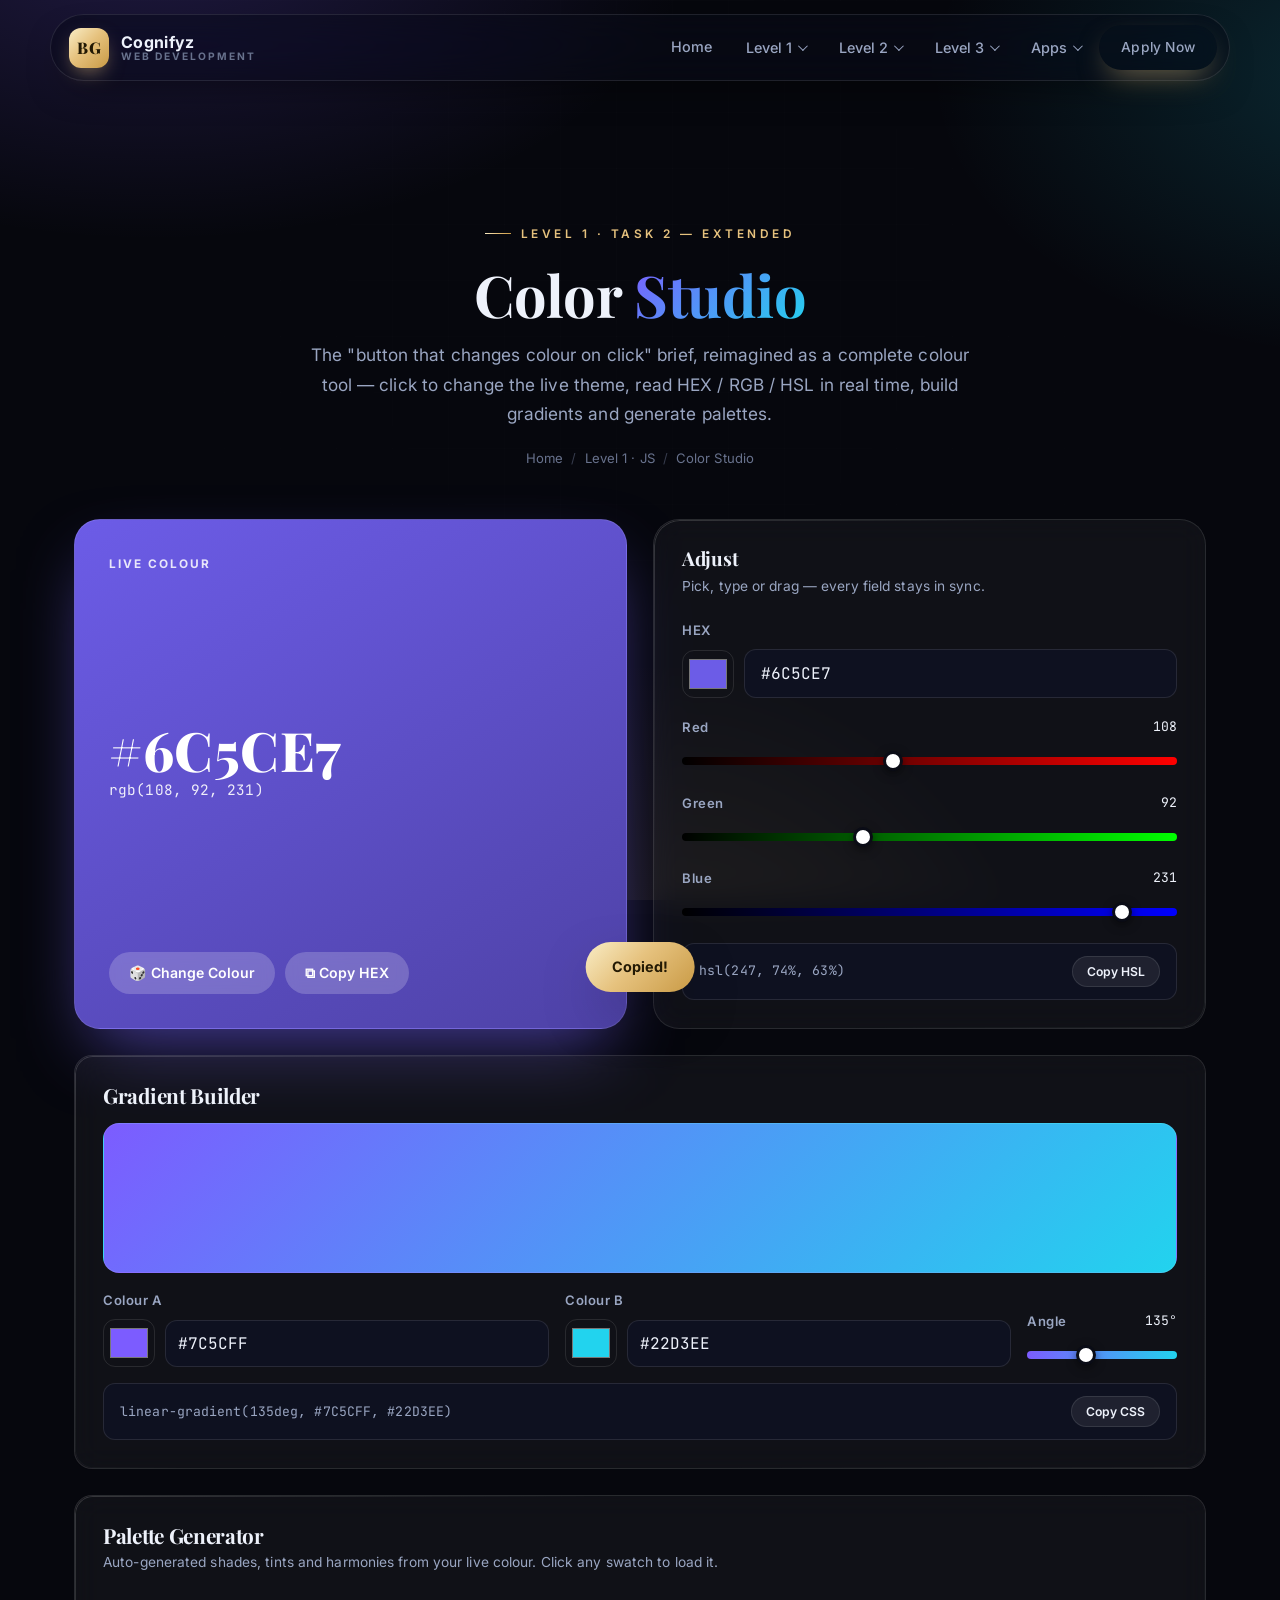
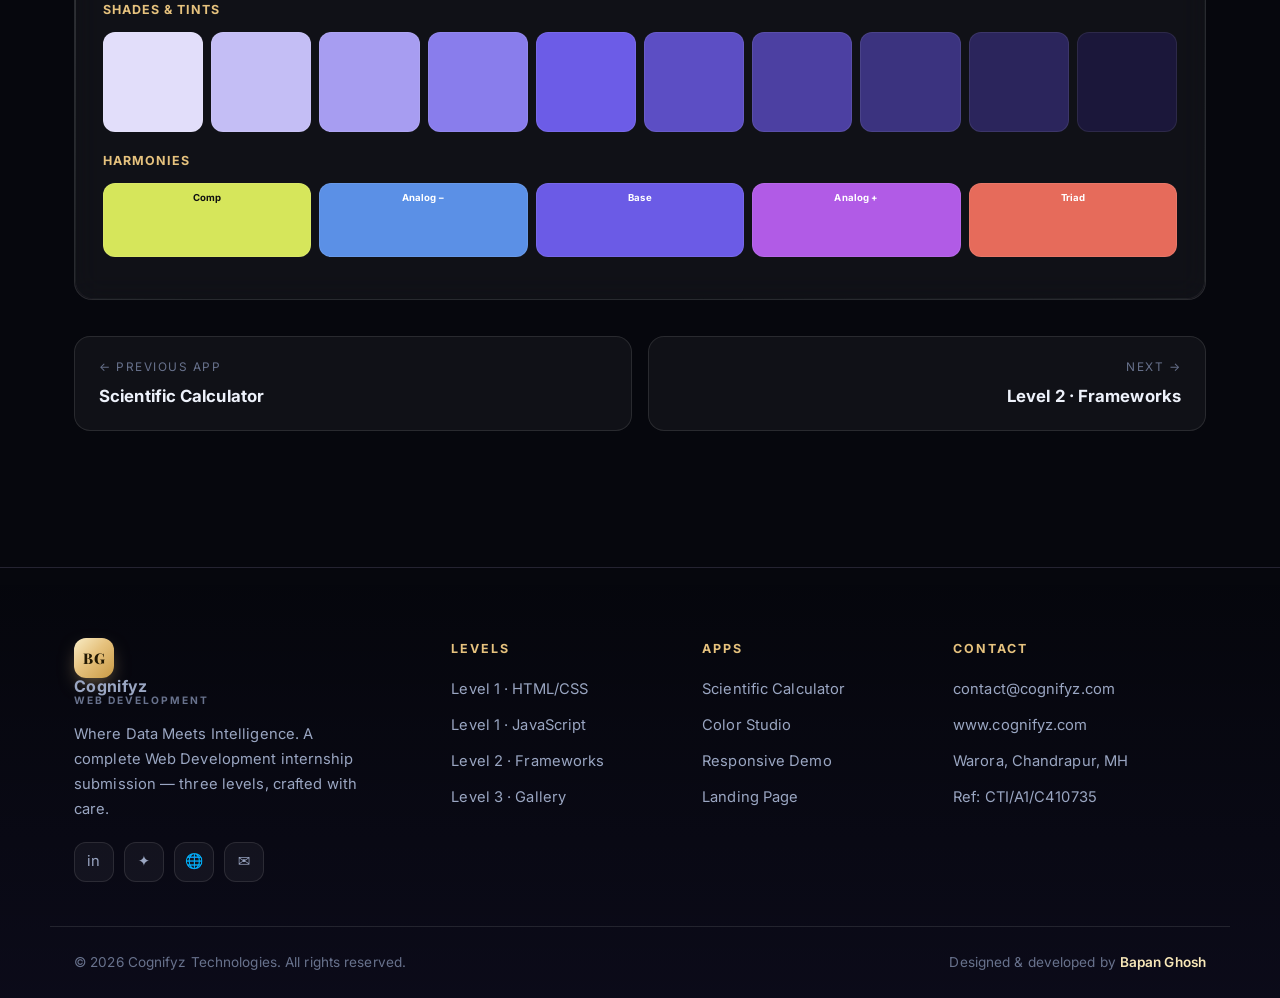
<file: color-studio.html>
<!DOCTYPE html>
<html lang="en">
<head>
<meta charset="UTF-8" />
<meta name="viewport" content="width=device-width, initial-scale=1.0" />
<meta name="author" content="Bapan Ghosh" />
<meta name="description" content="Color Studio — click-to-change themes, live HEX/RGB/HSL, gradient builder and palette generator. Built by Bapan Ghosh." />
<title>Color Studio · Cognifyz — Bapan Ghosh</title>
<link rel="stylesheet" href="assets/css/style.css" />
<style>
  .cs-grid{display:grid;grid-template-columns:minmax(0,1fr) minmax(0,1fr);gap:26px;align-items:stretch}
  @media(max-width:900px){.cs-grid{grid-template-columns:1fr}}

  /* live preview */
  .swatch{border-radius:var(--radius-lg);padding:34px;min-height:340px;display:flex;flex-direction:column;
    justify-content:space-between;transition:background .5s var(--ease),box-shadow .5s;position:relative;overflow:hidden;
    border:1px solid var(--border)}
  .swatch .lbl{font-size:.74rem;letter-spacing:2px;text-transform:uppercase;font-weight:700;opacity:.85}
  .swatch .hex{font-family:var(--font-display);font-size:3.4rem;font-weight:800;line-height:1;letter-spacing:.5px}
  .swatch .sub{font-family:var(--font-mono);font-size:.9rem;opacity:.9}
  .swatch .actions{display:flex;gap:10px;flex-wrap:wrap}
  .swatch button{border:none;border-radius:999px;padding:12px 20px;font-family:var(--font-body);font-weight:600;
    font-size:.88rem;cursor:pointer;backdrop-filter:blur(6px);transition:.25s;background:rgba(255,255,255,.22);color:#fff}
  .swatch button:hover{transform:translateY(-2px);background:rgba(255,255,255,.34)}

  .controls{padding:28px;border-radius:var(--radius-lg)}
  .controls h3{font-size:1.2rem;margin-bottom:6px}
  .ctl{margin-bottom:18px}
  .ctl .row{display:flex;justify-content:space-between;align-items:center;margin-bottom:8px}
  .ctl label{font-size:.82rem;color:var(--muted);font-weight:600;letter-spacing:.5px}
  .ctl .val{font-family:var(--font-mono);font-size:.82rem;color:var(--text)}
  input[type=range]{-webkit-appearance:none;appearance:none;width:100%;height:8px;border-radius:999px;outline:none;cursor:pointer}
  input[type=range]::-webkit-slider-thumb{-webkit-appearance:none;width:20px;height:20px;border-radius:50%;
    background:#fff;border:3px solid var(--bg-1);box-shadow:0 3px 10px rgba(0,0,0,.5);cursor:pointer}
  input[type=range]::-moz-range-thumb{width:18px;height:18px;border-radius:50%;background:#fff;border:3px solid var(--bg-1);cursor:pointer}
  .rng-r{background:linear-gradient(90deg,#000,#f00)}
  .rng-g{background:linear-gradient(90deg,#000,#0f0)}
  .rng-b{background:linear-gradient(90deg,#000,#00f)}
  .hex-input{display:flex;gap:10px;align-items:center}
  .hex-input input[type=text]{flex:1;background:var(--bg-2);border:1px solid var(--border);border-radius:12px;
    padding:13px 16px;color:var(--text);font-family:var(--font-mono);font-size:1rem;outline:none;transition:.2s}
  .hex-input input[type=text]:focus{border-color:var(--gold-2)}
  .hex-input input[type=color]{width:52px;height:48px;border:1px solid var(--border);border-radius:12px;background:none;cursor:pointer;padding:4px}
  .code-out{display:flex;justify-content:space-between;gap:10px;align-items:center;background:var(--bg-2);
    border:1px solid var(--border);border-radius:12px;padding:12px 16px;font-family:var(--font-mono);font-size:.82rem;color:var(--muted);flex-wrap:wrap}
  .copy-btn{background:var(--surface-2);border:1px solid var(--border);color:var(--text);border-radius:999px;
    padding:7px 14px;font-size:.76rem;font-weight:600;cursor:pointer;transition:.2s;font-family:var(--font-body)}
  .copy-btn:hover{border-color:var(--gold-2);color:var(--gold-1)}

  /* gradient */
  .grad-preview{height:150px;border-radius:16px;margin-bottom:16px;border:1px solid var(--border)}
  .grad-controls{display:grid;grid-template-columns:1fr 1fr auto;gap:16px;align-items:end}
  @media(max-width:620px){.grad-controls{grid-template-columns:1fr 1fr}}

  /* palettes */
  .pal-row{display:grid;grid-template-columns:repeat(10,1fr);gap:8px;margin-bottom:14px}
  @media(max-width:620px){.pal-row{grid-template-columns:repeat(5,1fr)}}
  .pal-row.harmony{grid-template-columns:repeat(5,1fr)}
  .sw{aspect-ratio:1;border-radius:12px;cursor:pointer;position:relative;border:1px solid rgba(255,255,255,.08);transition:.25s;
    display:flex;align-items:flex-end;justify-content:center;padding-bottom:6px}
  .sw:hover{transform:translateY(-4px) scale(1.04);box-shadow:0 10px 22px rgba(0,0,0,.4);z-index:2}
  .sw span{font-family:var(--font-mono);font-size:.58rem;color:#fff;background:rgba(0,0,0,.4);border-radius:5px;padding:1px 5px;opacity:0;transition:.2s}
  .sw:hover span{opacity:1}
  .harmony .sw{aspect-ratio:auto;min-height:74px}

  /* toast */
  .toast{position:fixed;bottom:28px;left:50%;transform:translateX(-50%) translateY(120px);background:var(--grad-gold);
    color:#241a04;font-weight:700;padding:13px 26px;border-radius:999px;box-shadow:var(--shadow);z-index:999;
    transition:.4s var(--ease);font-size:.9rem}
  .toast.show{transform:translateX(-50%) translateY(0)}
</style>
</head>
<body>
  <header id="site-nav"></header>

  <section class="page-head">
    <div class="container">
      <span class="eyebrow">Level 1 · Task 2 — Extended</span>
      <h1>Color <span class="grad-text">Studio</span></h1>
      <p class="lead" style="margin:0 auto">The "button that changes colour on click" brief, reimagined as a complete
      colour tool — click to change the live theme, read HEX / RGB / HSL in real time, build gradients and generate palettes.</p>
      <div class="crumbs"><a href="index.html">Home</a><span>/</span><a href="level1-javascript.html">Level 1 · JS</a><span>/</span>Color Studio</div>
    </div>
  </section>

  <section class="section" style="padding-top:20px">
    <div class="container">
      <!-- Live preview + controls -->
      <div class="cs-grid">
        <div class="swatch reveal" id="swatch">
          <div>
            <div class="lbl">Live Colour</div>
          </div>
          <div>
            <div class="hex" id="bigHex">#6C5CE7</div>
            <div class="sub" id="bigRgb">rgb(108, 92, 231)</div>
          </div>
          <div class="actions">
            <button id="randomBtn">🎲 Change Colour</button>
            <button id="copyHexBtn">⧉ Copy HEX</button>
          </div>
        </div>

        <div class="controls card reveal d1">
          <h3>Adjust</h3>
          <p class="muted" style="font-size:.86rem;margin-bottom:20px">Pick, type or drag — every field stays in sync.</p>

          <div class="ctl">
            <div class="row"><label>HEX</label></div>
            <div class="hex-input">
              <input type="color" id="colorPick" value="#6c5ce7" />
              <input type="text" id="hexField" value="#6C5CE7" maxlength="7" spellcheck="false" />
            </div>
          </div>

          <div class="ctl">
            <div class="row"><label>Red</label><span class="val" id="rVal">108</span></div>
            <input type="range" min="0" max="255" value="108" id="rRange" class="rng-r" />
          </div>
          <div class="ctl">
            <div class="row"><label>Green</label><span class="val" id="gVal">92</span></div>
            <input type="range" min="0" max="255" value="92" id="gRange" class="rng-g" />
          </div>
          <div class="ctl">
            <div class="row"><label>Blue</label><span class="val" id="bVal">231</span></div>
            <input type="range" min="0" max="255" value="231" id="bRange" class="rng-b" />
          </div>

          <div class="ctl" style="margin-bottom:0">
            <div class="code-out">
              <span id="hslOut">hsl(249, 74%, 63%)</span>
              <button class="copy-btn" id="copyHslBtn">Copy HSL</button>
            </div>
          </div>
        </div>
      </div>

      <!-- Gradient builder -->
      <div class="card reveal" style="margin-top:26px;padding:28px">
        <h3 style="font-size:1.3rem;margin-bottom:16px">Gradient Builder</h3>
        <div class="grad-preview" id="gradPreview"></div>
        <div class="grad-controls">
          <div class="ctl" style="margin:0">
            <div class="row"><label>Colour A</label></div>
            <div class="hex-input"><input type="color" id="gA" value="#7c5cff" /><input type="text" id="gAt" value="#7C5CFF" class="mono" style="flex:1;background:var(--bg-2);border:1px solid var(--border);border-radius:12px;padding:12px;color:var(--text);font-family:var(--font-mono)" /></div>
          </div>
          <div class="ctl" style="margin:0">
            <div class="row"><label>Colour B</label></div>
            <div class="hex-input"><input type="color" id="gB" value="#22d3ee" /><input type="text" id="gBt" value="#22D3EE" style="flex:1;background:var(--bg-2);border:1px solid var(--border);border-radius:12px;padding:12px;color:var(--text);font-family:var(--font-mono)" /></div>
          </div>
          <div class="ctl" style="margin:0;min-width:150px">
            <div class="row"><label>Angle</label><span class="val" id="angVal">135°</span></div>
            <input type="range" min="0" max="360" value="135" id="gAng" style="background:linear-gradient(90deg,#7c5cff,#22d3ee)" />
          </div>
        </div>
        <div class="code-out" style="margin-top:16px">
          <span id="gradCode">linear-gradient(135deg, #7C5CFF, #22D3EE)</span>
          <button class="copy-btn" id="copyGradBtn">Copy CSS</button>
        </div>
      </div>

      <!-- Palette generator -->
      <div class="card reveal" style="margin-top:26px;padding:28px">
        <h3 style="font-size:1.3rem;margin-bottom:4px">Palette Generator</h3>
        <p class="muted" style="font-size:.86rem;margin-bottom:20px">Auto-generated shades, tints and harmonies from your live colour. Click any swatch to load it.</p>
        <label style="font-size:.78rem;color:var(--gold-2);font-weight:700;letter-spacing:1px;text-transform:uppercase">Shades &amp; Tints</label>
        <div class="pal-row" id="shadeRow" style="margin-top:10px"></div>
        <label style="font-size:.78rem;color:var(--gold-2);font-weight:700;letter-spacing:1px;text-transform:uppercase">Harmonies</label>
        <div class="pal-row harmony" id="harmonyRow" style="margin-top:10px"></div>
      </div>

      <div class="task-nav" style="margin-top:36px">
        <a href="calculator.html"><small>← Previous App</small><b>Scientific Calculator</b></a>
        <a class="next" href="level2-frameworks.html"><small>Next →</small><b>Level 2 · Frameworks</b></a>
      </div>
    </div>
  </section>

  <div class="toast" id="toast">Copied!</div>

  <footer id="site-footer"></footer>
  <script src="assets/js/main.js"></script>
  <script>
  /* ================= Color Studio ================= */
  (function () {
    "use strict";
    var state = { r: 108, g: 92, b: 231 };

    /* ---- conversions ---- */
    function clamp(n, a, b) { return Math.max(a, Math.min(b, n)); }
    function toHex(r, g, b) {
      return "#" + [r, g, b].map(function (x) { return clamp(Math.round(x),0,255).toString(16).padStart(2, "0"); }).join("").toUpperCase();
    }
    function hexToRgb(h) {
      h = h.replace("#", "");
      if (h.length === 3) h = h.split("").map(function (c) { return c + c; }).join("");
      if (!/^[0-9a-fA-F]{6}$/.test(h)) return null;
      return { r: parseInt(h.slice(0,2),16), g: parseInt(h.slice(2,4),16), b: parseInt(h.slice(4,6),16) };
    }
    function rgbToHsl(r, g, b) {
      r/=255; g/=255; b/=255;
      var max=Math.max(r,g,b), min=Math.min(r,g,b), h, s, l=(max+min)/2;
      if (max===min){ h=s=0; }
      else {
        var d=max-min;
        s = l>0.5 ? d/(2-max-min) : d/(max+min);
        switch(max){
          case r: h=(g-b)/d+(g<b?6:0); break;
          case g: h=(b-r)/d+2; break;
          default: h=(r-g)/d+4;
        }
        h/=6;
      }
      return { h:Math.round(h*360), s:Math.round(s*100), l:Math.round(l*100) };
    }
    function hslToRgb(h, s, l) {
      h/=360; s/=100; l/=100;
      var r,g,b;
      if (s===0){ r=g=b=l; }
      else {
        var hue2rgb=function(p,q,t){ if(t<0)t+=1; if(t>1)t-=1;
          if(t<1/6)return p+(q-p)*6*t; if(t<1/2)return q;
          if(t<2/3)return p+(q-p)*(2/3-t)*6; return p; };
        var q = l<0.5 ? l*(1+s) : l+s-l*s;
        var p = 2*l-q;
        r=hue2rgb(p,q,h+1/3); g=hue2rgb(p,q,h); b=hue2rgb(p,q,h-1/3);
      }
      return { r:Math.round(r*255), g:Math.round(g*255), b:Math.round(b*255) };
    }
    function mix(c1, c2, t) {
      return { r: c1.r+(c2.r-c1.r)*t, g: c1.g+(c2.g-c1.g)*t, b: c1.b+(c2.b-c1.b)*t };
    }
    function textOn(r,g,b){ return (0.299*r+0.587*g+0.114*b) > 150 ? "#111" : "#fff"; }

    /* ---- elements ---- */
    var el = function(id){ return document.getElementById(id); };
    var swatch=el("swatch"), bigHex=el("bigHex"), bigRgb=el("bigRgb");
    var colorPick=el("colorPick"), hexField=el("hexField");
    var rRange=el("rRange"), gRange=el("gRange"), bRange=el("bRange");
    var rVal=el("rVal"), gVal=el("gVal"), bVal=el("bVal"), hslOut=el("hslOut");

    function apply(fromField) {
      var r=state.r, g=state.g, b=state.b;
      var hex=toHex(r,g,b);
      var hsl=rgbToHsl(r,g,b);
      var txt=textOn(r,g,b);
      swatch.style.background = "linear-gradient(150deg,"+hex+","+toHex(mix({r:r,g:g,b:b},{r:0,g:0,b:0},.28).r,mix({r:r,g:g,b:b},{r:0,g:0,b:0},.28).g,mix({r:r,g:g,b:b},{r:0,g:0,b:0},.28).b)+")";
      swatch.style.color = txt;
      swatch.style.boxShadow = "0 30px 70px -20px "+hex+"aa";
      swatch.querySelectorAll("button").forEach(function(bt){ bt.style.color=txt; bt.style.background = txt==="#fff"?"rgba(255,255,255,.2)":"rgba(0,0,0,.12)"; });
      bigHex.textContent=hex; bigRgb.textContent="rgb("+r+", "+g+", "+b+")";
      hslOut.textContent="hsl("+hsl.h+", "+hsl.s+"%, "+hsl.l+"%)";
      // sync controls (avoid clobbering the field being typed)
      if(fromField!=="hex"){ hexField.value=hex; }
      colorPick.value=hex.toLowerCase();
      if(fromField!=="r"){ rRange.value=r; } rVal.textContent=r;
      if(fromField!=="g"){ gRange.value=g; } gVal.textContent=g;
      if(fromField!=="b"){ bRange.value=b; } bVal.textContent=b;
      buildPalettes();
    }
    function setRgb(r,g,b,from){ state.r=clamp(Math.round(r),0,255); state.g=clamp(Math.round(g),0,255); state.b=clamp(Math.round(b),0,255); apply(from); }

    /* ---- events ---- */
    el("randomBtn").addEventListener("click", function(){
      setRgb(Math.random()*255, Math.random()*255, Math.random()*255);
    });
    rRange.addEventListener("input", function(){ setRgb(+this.value, state.g, state.b, "r"); });
    gRange.addEventListener("input", function(){ setRgb(state.r, +this.value, state.b, "g"); });
    bRange.addEventListener("input", function(){ setRgb(state.r, state.g, +this.value, "b"); });
    colorPick.addEventListener("input", function(){ var c=hexToRgb(this.value); if(c) setRgb(c.r,c.g,c.b); });
    hexField.addEventListener("input", function(){ var c=hexToRgb(this.value.trim()); if(c) setRgb(c.r,c.g,c.b,"hex"); });

    el("copyHexBtn").addEventListener("click", function(){ copy(toHex(state.r,state.g,state.b)); });
    el("copyHslBtn").addEventListener("click", function(){ copy(hslOut.textContent); });

    /* ---- gradient ---- */
    var gA=el("gA"), gB=el("gB"), gAt=el("gAt"), gBt=el("gBt"), gAng=el("gAng");
    function updateGrad(){
      var a=gA.value.toUpperCase(), b=gB.value.toUpperCase(), ang=gAng.value;
      var css="linear-gradient("+ang+"deg, "+a+", "+b+")";
      el("gradPreview").style.background=css;
      el("gradCode").textContent=css;
      el("angVal").textContent=ang+"°";
      gAt.value=a; gBt.value=b;
      gAng.style.background="linear-gradient(90deg,"+a+","+b+")";
    }
    gA.addEventListener("input",updateGrad); gB.addEventListener("input",updateGrad); gAng.addEventListener("input",updateGrad);
    gAt.addEventListener("input",function(){ if(hexToRgb(this.value)){ gA.value=this.value; updateGrad(); } });
    gBt.addEventListener("input",function(){ if(hexToRgb(this.value)){ gB.value=this.value; updateGrad(); } });
    el("copyGradBtn").addEventListener("click", function(){ copy("background: "+el("gradCode").textContent+";"); });

    /* ---- palettes ---- */
    function buildPalettes(){
      var base={r:state.r,g:state.g,b:state.b};
      var black={r:0,g:0,b:0}, white={r:255,g:255,b:255};
      var shades=el("shadeRow"); shades.innerHTML="";
      // 5 tints (toward white) + base + 4 shades (toward black) = 10
      var steps=[["t",0.8],["t",0.6],["t",0.4],["t",0.2],["base",0],["s",0.15],["s",0.3],["s",0.45],["s",0.6],["s",0.75]];
      steps.forEach(function(st){
        var c = st[0]==="t"? mix(base,white,st[1]) : st[0]==="s"? mix(base,black,st[1]) : base;
        shades.appendChild(makeSw(c));
      });
      var hsl=rgbToHsl(base.r,base.g,base.b);
      var harmony=el("harmonyRow"); harmony.innerHTML="";
      [["Comp",(hsl.h+180)%360],["Analog −",(hsl.h+330)%360],["Base",hsl.h],["Analog +",(hsl.h+30)%360],["Triad",(hsl.h+120)%360]].forEach(function(pair){
        var c=hslToRgb(pair[1],hsl.s,hsl.l);
        harmony.appendChild(makeSw(c,pair[0]));
      });
    }
    function makeSw(c, label){
      var hex=toHex(c.r,c.g,c.b);
      var d=document.createElement("div");
      d.className="sw"; d.style.background=hex; d.title=hex;
      d.innerHTML="<span>"+hex+"</span>";
      if(label){ var l=document.createElement("div"); l.style.cssText="position:absolute;top:6px;left:0;right:0;text-align:center;font-size:.6rem;font-weight:700;color:"+textOn(c.r,c.g,c.b); l.textContent=label; d.appendChild(l); }
      d.addEventListener("click", function(){ setRgb(c.r,c.g,c.b); window.scrollTo({top:0,behavior:"smooth"}); });
      return d;
    }

    /* ---- clipboard + toast ---- */
    var toast=el("toast"), tt;
    function copy(text){
      var done=function(){ showToast("Copied "+text); };
      if(navigator.clipboard && navigator.clipboard.writeText){ navigator.clipboard.writeText(text).then(done).catch(fallback); }
      else fallback();
      function fallback(){ var ta=document.createElement("textarea"); ta.value=text; document.body.appendChild(ta); ta.select();
        try{ document.execCommand("copy"); }catch(e){} document.body.removeChild(ta); done(); }
    }
    function showToast(msg){ toast.textContent=msg; toast.classList.add("show"); clearTimeout(tt); tt=setTimeout(function(){ toast.classList.remove("show"); },1600); }

    /* ---- init ---- */
    apply(); updateGrad();
  })();
  </script>
</body>
</html>
</file>
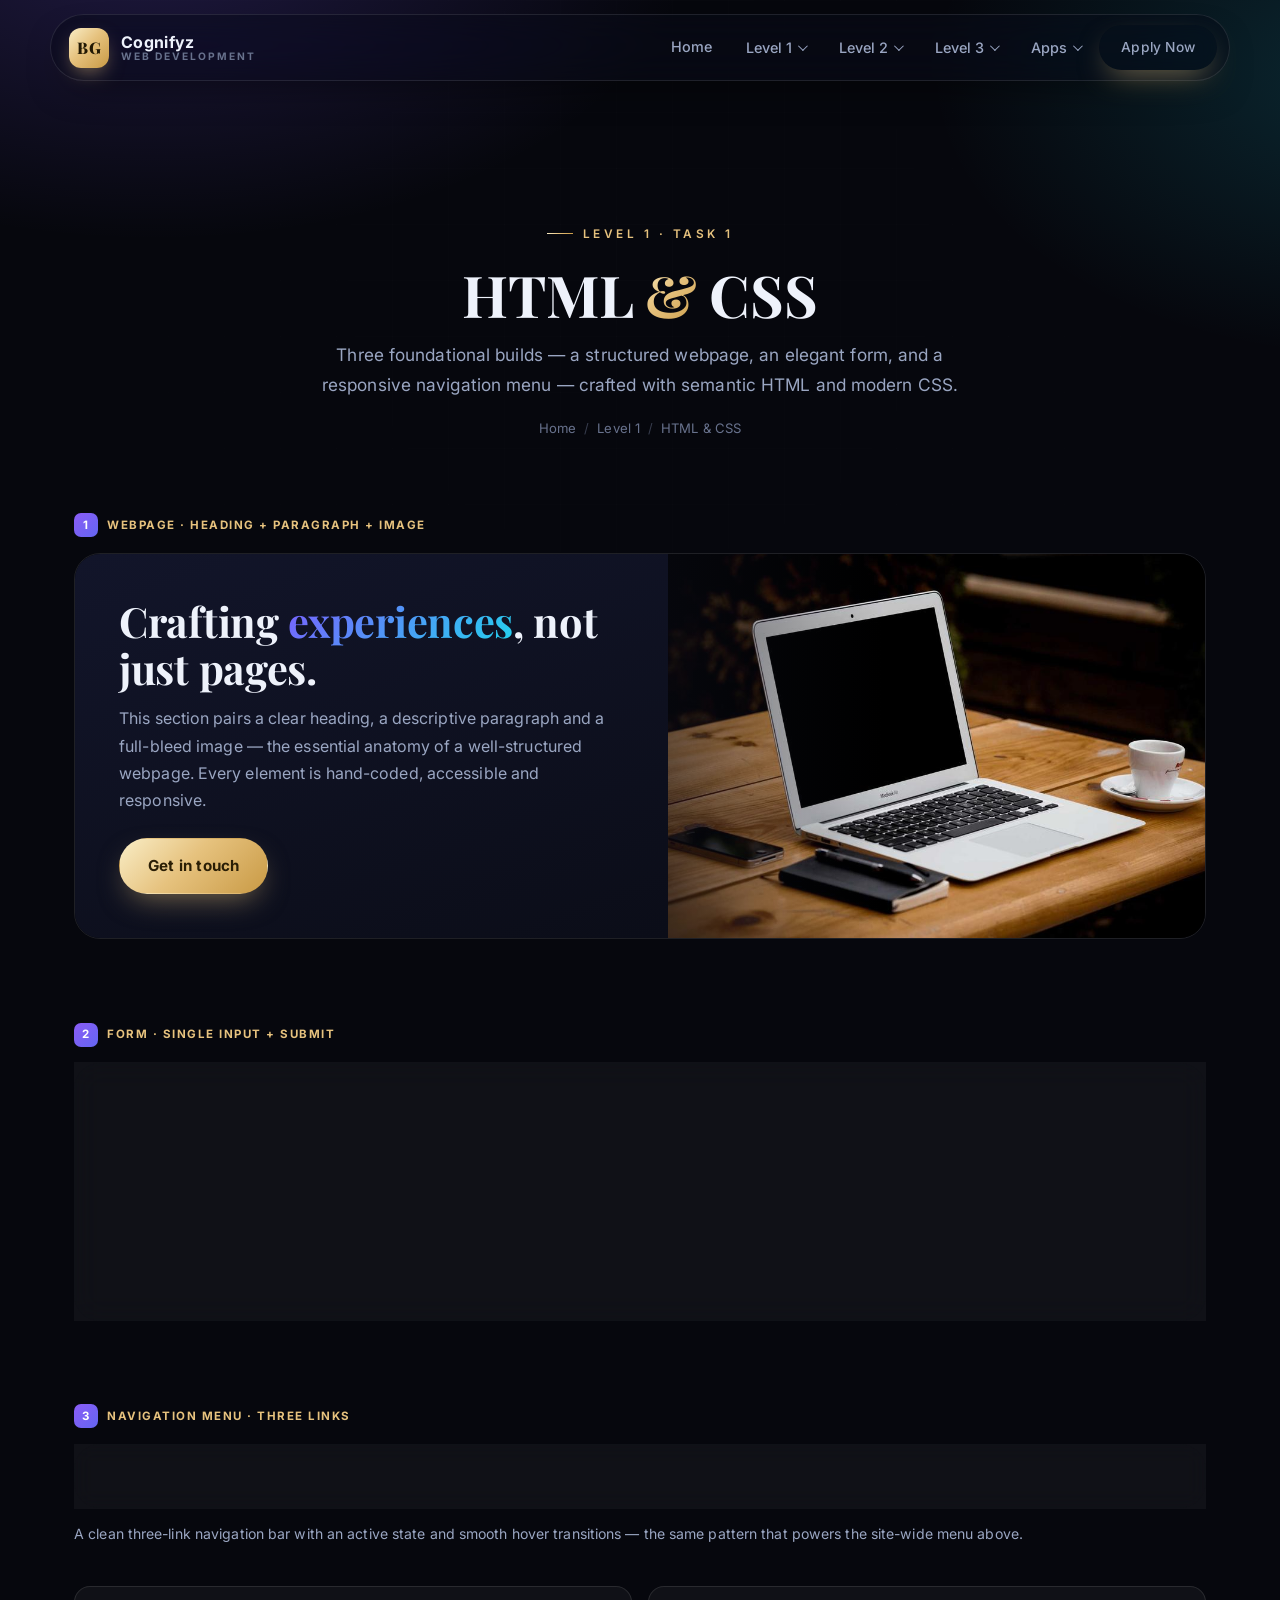
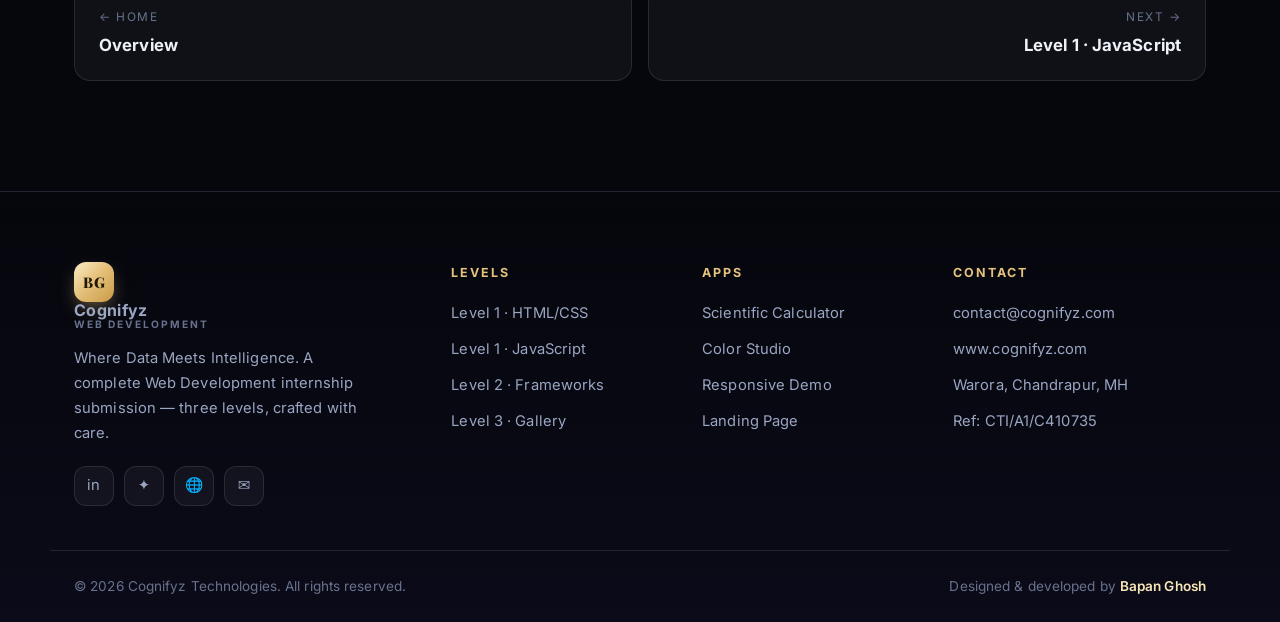
<file: level1-html-css.html>
<!DOCTYPE html>
<html lang="en">
<head>
<meta charset="UTF-8" />
<meta name="viewport" content="width=device-width, initial-scale=1.0" />
<meta name="author" content="Bapan Ghosh" />
<meta name="description" content="Level 1 · Task 1 — a webpage with heading, paragraph and image, a form, and a navigation menu. By Bapan Ghosh." />
<title>Level 1 · HTML &amp; CSS · Cognifyz — Bapan Ghosh</title>
<link rel="stylesheet" href="assets/css/style.css" />
<style>
  .req-tag{display:inline-flex;align-items:center;gap:9px;font-size:.72rem;letter-spacing:1.5px;text-transform:uppercase;
    font-weight:700;color:var(--gold-2);margin-bottom:16px}
  .req-tag b{width:24px;height:24px;border-radius:7px;display:grid;place-items:center;background:var(--grad-violet);color:#fff;font-size:.72rem}

  /* mini webpage mockup */
  .webpage{display:grid;grid-template-columns:1.05fr .95fr;gap:0;border-radius:var(--radius-lg);overflow:hidden;border:1px solid var(--border)}
  @media(max-width:820px){.webpage{grid-template-columns:1fr}}
  .webpage .copy{padding:44px;background:linear-gradient(160deg,#12152a,#0b0d18);display:flex;flex-direction:column;justify-content:center}
  .webpage h2{font-size:clamp(1.8rem,3.6vw,2.6rem);margin-bottom:14px}
  .webpage p{color:var(--muted);margin-bottom:24px}
  .webpage .pic{position:relative;min-height:320px}
  .webpage .pic img{position:absolute;inset:0;width:100%;height:100%;object-fit:cover}
  .webpage .pic::after{content:"";position:absolute;inset:0;background:linear-gradient(90deg,rgba(11,13,24,.5),transparent 40%)}

  /* form */
  .form-card{padding:40px;border-radius:var(--radius-lg)}
  form.lux{display:flex;gap:12px;flex-wrap:wrap;margin-top:8px}
  form.lux input[type=email]{flex:1;min-width:240px;background:var(--bg-2);border:1px solid var(--border);border-radius:999px;
    padding:16px 22px;color:var(--text);font-family:var(--font-body);font-size:1rem;outline:none;transition:.25s}
  form.lux input[type=email]:focus{border-color:var(--gold-2);box-shadow:0 0 0 4px rgba(230,194,126,.14)}
  .form-note{margin-top:16px;color:#5ee0a0;font-size:.9rem;display:none;align-items:center;gap:8px}
  .form-note.show{display:flex}

  /* nav demo */
  .navdemo{border-radius:var(--radius-lg);padding:14px 18px;display:flex;align-items:center;justify-content:space-between;
    background:var(--surface);border:1px solid var(--border-2);backdrop-filter:blur(10px)}
  .navdemo .nd-brand{display:flex;align-items:center;gap:10px;font-weight:700}
  .navdemo .nd-brand span{width:34px;height:34px;border-radius:9px;display:grid;place-items:center;background:var(--grad-gold);color:#241a04;font-weight:800}
  .navdemo ul{list-style:none;display:flex;gap:6px}
  .navdemo a{padding:10px 20px;border-radius:999px;color:var(--muted);font-weight:500;transition:.25s;font-size:.92rem}
  .navdemo a:hover,.navdemo a.active{background:var(--grad-primary);color:#0a0c16;font-weight:600}
  @media(max-width:560px){.navdemo{flex-direction:column;gap:12px}.navdemo ul{flex-wrap:wrap;justify-content:center}}
</style>
</head>
<body>
  <header id="site-nav"></header>

  <section class="page-head">
    <div class="container">
      <span class="eyebrow">Level 1 · Task 1</span>
      <h1>HTML <span class="gold-text">&amp;</span> CSS</h1>
      <p class="lead" style="margin:0 auto">Three foundational builds — a structured webpage, an elegant form, and a
      responsive navigation menu — crafted with semantic HTML and modern CSS.</p>
      <div class="crumbs"><a href="index.html">Home</a><span>/</span>Level 1<span>/</span>HTML &amp; CSS</div>
    </div>
  </section>

  <!-- Requirement 1: webpage -->
  <section class="section" style="padding:40px 0">
    <div class="container">
      <div class="req-tag reveal"><b>1</b> Webpage · heading + paragraph + image</div>
      <div class="webpage reveal">
        <div class="copy">
          <h2>Crafting <span class="grad-text">experiences</span>, not just pages.</h2>
          <p>This section pairs a clear heading, a descriptive paragraph and a full-bleed image — the essential
          anatomy of a well-structured webpage. Every element is hand-coded, accessible and responsive.</p>
          <a class="btn btn-gold" style="width:fit-content" href="#form">Get in touch</a>
        </div>
        <div class="pic"><img src="assets/img/card-02.jpg" alt="A developer's workspace with laptop and coffee" /></div>
      </div>
    </div>
  </section>

  <!-- Requirement 2: form -->
  <section class="section" style="padding:40px 0" id="form">
    <div class="container">
      <div class="req-tag reveal"><b>2</b> Form · single input + submit</div>
      <div class="form-card card reveal">
        <h2 style="font-size:1.8rem">Join the newsletter</h2>
        <p class="muted" style="max-width:52ch">A minimal, accessible form built with a single input field and a submit
        button — with friendly inline confirmation instead of a jarring page reload.</p>
        <form class="lux" id="subForm">
          <input type="email" id="email" placeholder="Enter your email address" required />
          <button type="submit" class="btn btn-primary">Subscribe →</button>
        </form>
        <p class="form-note" id="note">✓ Thank you! You’ve been added to the list.</p>
      </div>
    </div>
  </section>

  <!-- Requirement 3: navigation -->
  <section class="section" style="padding:40px 0 70px">
    <div class="container">
      <div class="req-tag reveal"><b>3</b> Navigation menu · three links</div>
      <div class="reveal">
        <nav class="navdemo">
          <div class="nd-brand"><span>C</span> Cognifyz</div>
          <ul>
            <li><a href="#" class="active">Home</a></li>
            <li><a href="#">About</a></li>
            <li><a href="#">Contact</a></li>
          </ul>
        </nav>
        <p class="muted" style="font-size:.88rem;margin-top:14px">A clean three-link navigation bar with an active state
        and smooth hover transitions — the same pattern that powers the site-wide menu above.</p>
      </div>

      <div class="task-nav" style="margin-top:40px">
        <a href="index.html"><small>← Home</small><b>Overview</b></a>
        <a class="next" href="level1-javascript.html"><small>Next →</small><b>Level 1 · JavaScript</b></a>
      </div>
    </div>
  </section>

  <footer id="site-footer"></footer>
  <script src="assets/js/main.js"></script>
  <script>
    document.getElementById("subForm").addEventListener("submit", function (e) {
      e.preventDefault();
      document.getElementById("note").classList.add("show");
      this.reset();
    });
  </script>
</body>
</html>
</file>
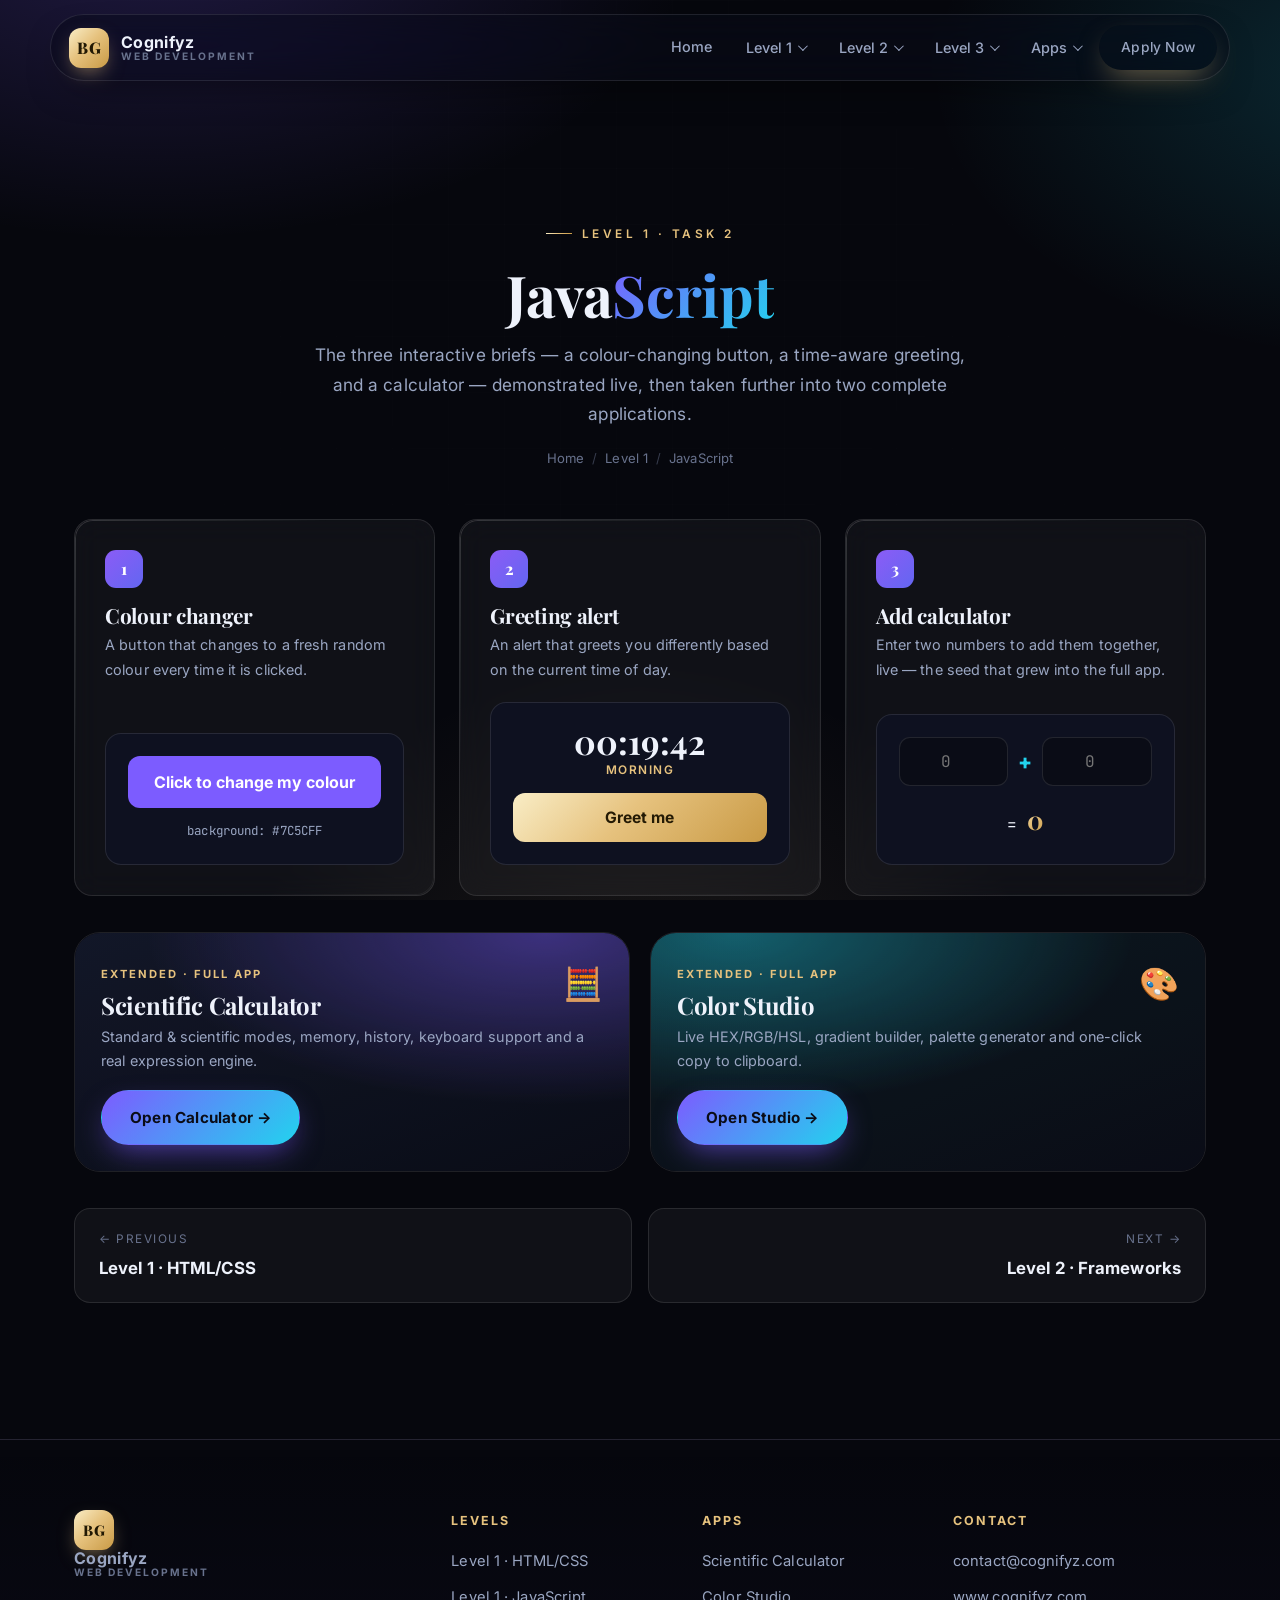
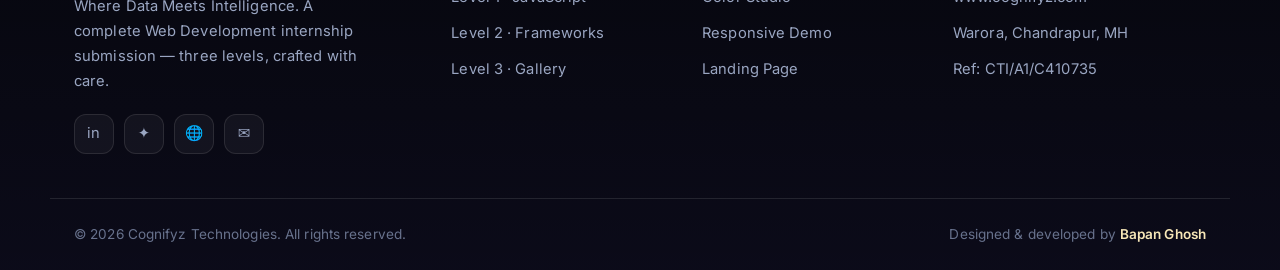
<file: level1-javascript.html>
<!DOCTYPE html>
<html lang="en">
<head>
<meta charset="UTF-8" />
<meta name="viewport" content="width=device-width, initial-scale=1.0" />
<meta name="author" content="Bapan Ghosh" />
<meta name="description" content="Level 1 · Task 2 — colour-changing button, time-based greeting and a calculator, extended into full apps. By Bapan Ghosh." />
<title>Level 1 · JavaScript · Cognifyz — Bapan Ghosh</title>
<link rel="stylesheet" href="assets/css/style.css" />
<style>
  .demo-card{padding:30px;display:flex;flex-direction:column;min-height:100%}
  .demo-card .num{width:38px;height:38px;border-radius:11px;display:grid;place-items:center;font-family:var(--font-display);
    font-weight:800;background:var(--grad-violet);color:#fff;margin-bottom:16px}
  .demo-card h3{font-size:1.3rem;margin-bottom:6px}
  .demo-card p.d{color:var(--muted);font-size:.9rem;margin-bottom:20px}
  .demo-stage{margin-top:auto;background:var(--bg-2);border:1px solid var(--border);border-radius:16px;padding:22px;text-align:center}

  #colorBtn{width:100%;padding:16px;border:none;border-radius:12px;color:#fff;font-weight:700;font-size:1rem;
    font-family:var(--font-body);cursor:pointer;transition:.35s;background:#7c5cff}
  #colorBtn:hover{transform:translateY(-2px);box-shadow:0 12px 26px rgba(0,0,0,.35)}
  .swatch-hint{font-family:var(--font-mono);font-size:.78rem;color:var(--muted);margin-top:12px}

  .clock{font-family:var(--font-display);font-weight:700;font-size:2.1rem;line-height:1}
  .clock small{display:block;font-family:var(--font-body);font-size:.74rem;font-weight:600;color:var(--gold-2);
    letter-spacing:1.5px;text-transform:uppercase;margin-top:6px}
  .greet-btn{margin-top:16px;width:100%;padding:15px;border:none;border-radius:12px;font-weight:700;font-family:var(--font-body);
    font-size:.98rem;cursor:pointer;background:var(--grad-gold);color:#241a04;transition:.25s}
  .greet-btn:hover{transform:translateY(-2px)}

  .calc-row{display:flex;gap:10px;align-items:center;margin-bottom:12px}
  .calc-row input{flex:1;min-width:0;background:var(--bg-1);border:1px solid var(--border);border-radius:11px;padding:13px;
    color:var(--text);font-family:var(--font-mono);font-size:1rem;text-align:center;outline:none;transition:.2s}
  .calc-row input:focus{border-color:var(--cyan)}
  .calc-row .plus{color:var(--cyan);font-weight:800;font-size:1.3rem}
  .calc-result{margin-top:6px;font-family:var(--font-mono)}
  .calc-result b{font-family:var(--font-display);font-size:1.6rem}
  .calc-result .gold-text{font-size:1.6rem}

  .apps-cta{display:grid;grid-template-columns:1fr 1fr;gap:20px;margin-top:36px}
  @media(max-width:720px){.apps-cta{grid-template-columns:1fr}}
  .apps-cta a{padding:26px;border-radius:var(--radius-lg);border:1px solid var(--border);position:relative;overflow:hidden;isolation:isolate;transition:.4s var(--ease)}
  .apps-cta a:hover{transform:translateY(-5px);border-color:var(--gold-2)}
  .apps-cta a::before{content:"";position:absolute;inset:0;z-index:-1;opacity:.85}
  .apps-cta a.c1::before{background:radial-gradient(120% 120% at 85% 0,rgba(124,92,255,.5),transparent 60%),linear-gradient(160deg,#161a2e,#0c0e1a)}
  .apps-cta a.c2::before{background:radial-gradient(120% 120% at 15% 0,rgba(34,211,238,.45),transparent 60%),linear-gradient(160deg,#0f1d24,#0c0e1a)}
  .apps-cta .tag{font-size:.7rem;letter-spacing:2px;text-transform:uppercase;color:var(--gold-2);font-weight:700}
  .apps-cta h3{font-size:1.5rem;margin:6px 0 6px}
  .apps-cta p{color:var(--muted);font-size:.9rem;margin-bottom:16px}
  .apps-cta .em{position:absolute;top:24px;right:26px;font-size:2rem}
</style>
</head>
<body>
  <header id="site-nav"></header>

  <section class="page-head">
    <div class="container">
      <span class="eyebrow">Level 1 · Task 2</span>
      <h1>Java<span class="grad-text">Script</span></h1>
      <p class="lead" style="margin:0 auto">The three interactive briefs — a colour-changing button, a time-aware greeting,
      and a calculator — demonstrated live, then taken further into two complete applications.</p>
      <div class="crumbs"><a href="index.html">Home</a><span>/</span>Level 1<span>/</span>JavaScript</div>
    </div>
  </section>

  <section class="section" style="padding-top:20px">
    <div class="container">
      <div class="grid g-3">

        <!-- Demo 1: colour button -->
        <div class="card demo-card reveal">
          <div class="num">1</div>
          <h3>Colour changer</h3>
          <p class="d">A button that changes to a fresh random colour every time it is clicked.</p>
          <div class="demo-stage">
            <button id="colorBtn" onclick="changeColor()">Click to change my colour</button>
            <div class="swatch-hint" id="colorHint">background: #7C5CFF</div>
          </div>
        </div>

        <!-- Demo 2: greeting -->
        <div class="card demo-card reveal d1">
          <div class="num">2</div>
          <h3>Greeting alert</h3>
          <p class="d">An alert that greets you differently based on the current time of day.</p>
          <div class="demo-stage">
            <div class="clock" id="clock">--:--:--<small id="period">local time</small></div>
            <button class="greet-btn" onclick="greet()">Greet me</button>
          </div>
        </div>

        <!-- Demo 3: calculator -->
        <div class="card demo-card reveal d2">
          <div class="num">3</div>
          <h3>Add calculator</h3>
          <p class="d">Enter two numbers to add them together, live — the seed that grew into the full app.</p>
          <div class="demo-stage">
            <div class="calc-row">
              <input type="number" id="n1" placeholder="0" oninput="addNums()" />
              <span class="plus">+</span>
              <input type="number" id="n2" placeholder="0" oninput="addNums()" />
            </div>
            <div class="calc-result">= <b class="gold-text" id="sum">0</b></div>
          </div>
        </div>
      </div>

      <!-- Full apps -->
      <div class="apps-cta">
        <a class="c1 reveal" href="calculator.html">
          <span class="em">🧮</span>
          <span class="tag">Extended · Full App</span>
          <h3>Scientific Calculator</h3>
          <p>Standard &amp; scientific modes, memory, history, keyboard support and a real expression engine.</p>
          <span class="btn btn-primary" style="width:fit-content">Open Calculator →</span>
        </a>
        <a class="c2 reveal d1" href="color-studio.html">
          <span class="em">🎨</span>
          <span class="tag">Extended · Full App</span>
          <h3>Color Studio</h3>
          <p>Live HEX/RGB/HSL, gradient builder, palette generator and one-click copy to clipboard.</p>
          <span class="btn btn-primary" style="width:fit-content">Open Studio →</span>
        </a>
      </div>

      <div class="task-nav" style="margin-top:36px">
        <a href="level1-html-css.html"><small>← Previous</small><b>Level 1 · HTML/CSS</b></a>
        <a class="next" href="level2-frameworks.html"><small>Next →</small><b>Level 2 · Frameworks</b></a>
      </div>
    </div>
  </section>

  <footer id="site-footer"></footer>
  <script src="assets/js/main.js"></script>
  <script>
    /* Demo 1 */
    var palette=['#7C5CFF','#22D3EE','#F472B6','#E6C27E','#22C55E','#EF4444','#8B5CF6','#14B8A6','#F59E0B'];
    function changeColor(){
      var c=palette[Math.floor(Math.random()*palette.length)];
      var b=document.getElementById('colorBtn'); b.style.background=c;
      document.getElementById('colorHint').textContent='background: '+c;
    }
    /* Demo 2 */
    function greet(){
      var h=new Date().getHours(), m;
      if(h<12) m='Good Morning! ☀️ Have a productive day.';
      else if(h<17) m='Good Afternoon! 🌤️ Keep up the great work.';
      else if(h<21) m='Good Evening! 🌆 Hope your day went well.';
      else m='Good Night! 🌙 Time to rest and recharge.';
      alert(m);
    }
    function tick(){
      var d=new Date(),p=function(n){return(n<10?'0':'')+n;};
      document.getElementById('clock').firstChild.nodeValue=p(d.getHours())+':'+p(d.getMinutes())+':'+p(d.getSeconds());
      var h=d.getHours();
      document.getElementById('period').textContent=h<12?'Morning':h<17?'Afternoon':h<21?'Evening':'Night';
    }
    setInterval(tick,1000); tick();
    /* Demo 3 */
    function addNums(){
      var a=parseFloat(document.getElementById('n1').value)||0;
      var b=parseFloat(document.getElementById('n2').value)||0;
      document.getElementById('sum').textContent=Math.round((a+b)*1e10)/1e10;
    }
  </script>
</body>
</html>
</file>
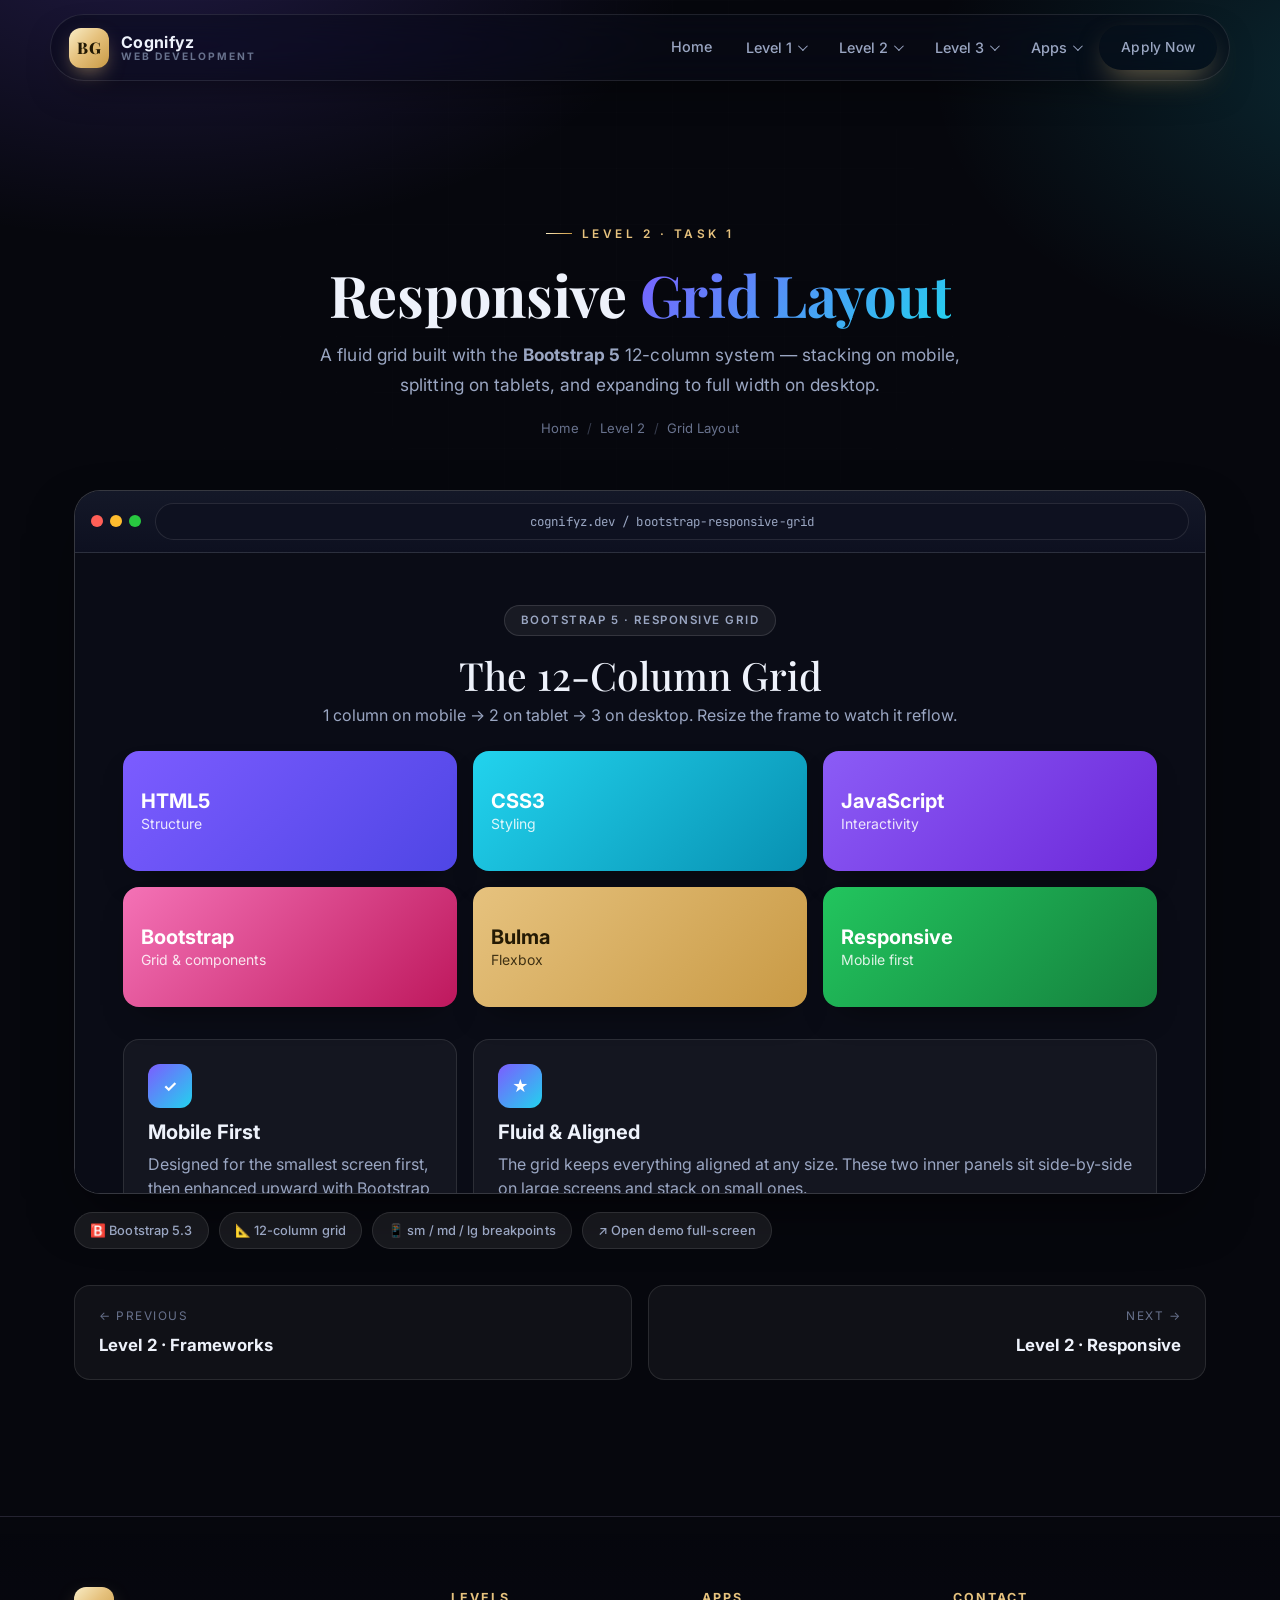
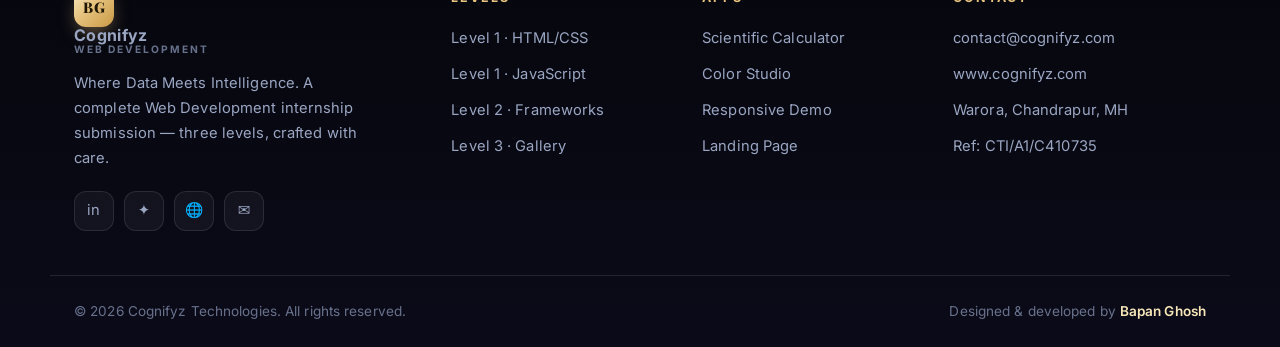
<file: level2-grid.html>
<!DOCTYPE html>
<html lang="en">
<head>
<meta charset="UTF-8" />
<meta name="viewport" content="width=device-width, initial-scale=1.0" />
<meta name="author" content="Bapan Ghosh" />
<meta name="description" content="Level 2 · Task 1 — a responsive grid layout built with the Bootstrap framework. By Bapan Ghosh." />
<title>Level 2 · Grid Layout (Bootstrap) · Cognifyz — Bapan Ghosh</title>
<link rel="stylesheet" href="assets/css/style.css" />
<style>
  .frame{border-radius:var(--radius-lg);overflow:hidden;border:1px solid var(--border-2);background:#0a0c16;box-shadow:var(--shadow)}
  .frame-bar{display:flex;align-items:center;gap:14px;padding:12px 16px;background:linear-gradient(180deg,#141828,#0d1020);border-bottom:1px solid var(--border)}
  .dots{display:flex;gap:7px}.dots i{width:12px;height:12px;border-radius:50%;display:block}
  .dots .r{background:#ff5f57}.dots .y{background:#febc2e}.dots .g{background:#28c840}
  .frame-url{flex:1;background:var(--bg-2);border:1px solid var(--border);border-radius:999px;padding:7px 16px;
    font-family:var(--font-mono);font-size:.78rem;color:var(--muted);text-align:center}
  .frame iframe{width:100%;height:640px;border:0;display:block;background:#0a0c16}
  @media(max-width:640px){.frame iframe{height:1220px}}
  .badges{display:flex;gap:10px;flex-wrap:wrap;margin-top:18px}
</style>
</head>
<body>
  <header id="site-nav"></header>

  <section class="page-head">
    <div class="container">
      <span class="eyebrow">Level 2 · Task 1</span>
      <h1>Responsive <span class="grad-text">Grid Layout</span></h1>
      <p class="lead" style="margin:0 auto">A fluid grid built with the <strong>Bootstrap 5</strong> 12-column system —
      stacking on mobile, splitting on tablets, and expanding to full width on desktop.</p>
      <div class="crumbs"><a href="index.html">Home</a><span>/</span>Level 2<span>/</span>Grid Layout</div>
    </div>
  </section>

  <section class="section" style="padding-top:20px">
    <div class="container">
      <div class="frame reveal">
        <div class="frame-bar">
          <div class="dots"><i class="r"></i><i class="y"></i><i class="g"></i></div>
          <div class="frame-url">cognifyz.dev / bootstrap-responsive-grid</div>
        </div>
        <iframe src="assets/demos/bootstrap-grid.html" title="Bootstrap responsive grid" loading="lazy"></iframe>
      </div>

      <div class="badges reveal">
        <span class="chip">🅱️ Bootstrap 5.3</span>
        <span class="chip">📐 12-column grid</span>
        <span class="chip">📱 sm / md / lg breakpoints</span>
        <a class="chip" href="assets/demos/bootstrap-grid.html" target="_blank" rel="noopener" style="cursor:pointer">↗ Open demo full-screen</a>
      </div>

      <div class="task-nav" style="margin-top:36px">
        <a href="level2-frameworks.html"><small>← Previous</small><b>Level 2 · Frameworks</b></a>
        <a class="next" href="level2-responsive.html"><small>Next →</small><b>Level 2 · Responsive</b></a>
      </div>
    </div>
  </section>

  <footer id="site-footer"></footer>
  <script src="assets/js/main.js"></script>
</body>
</html>
</file>
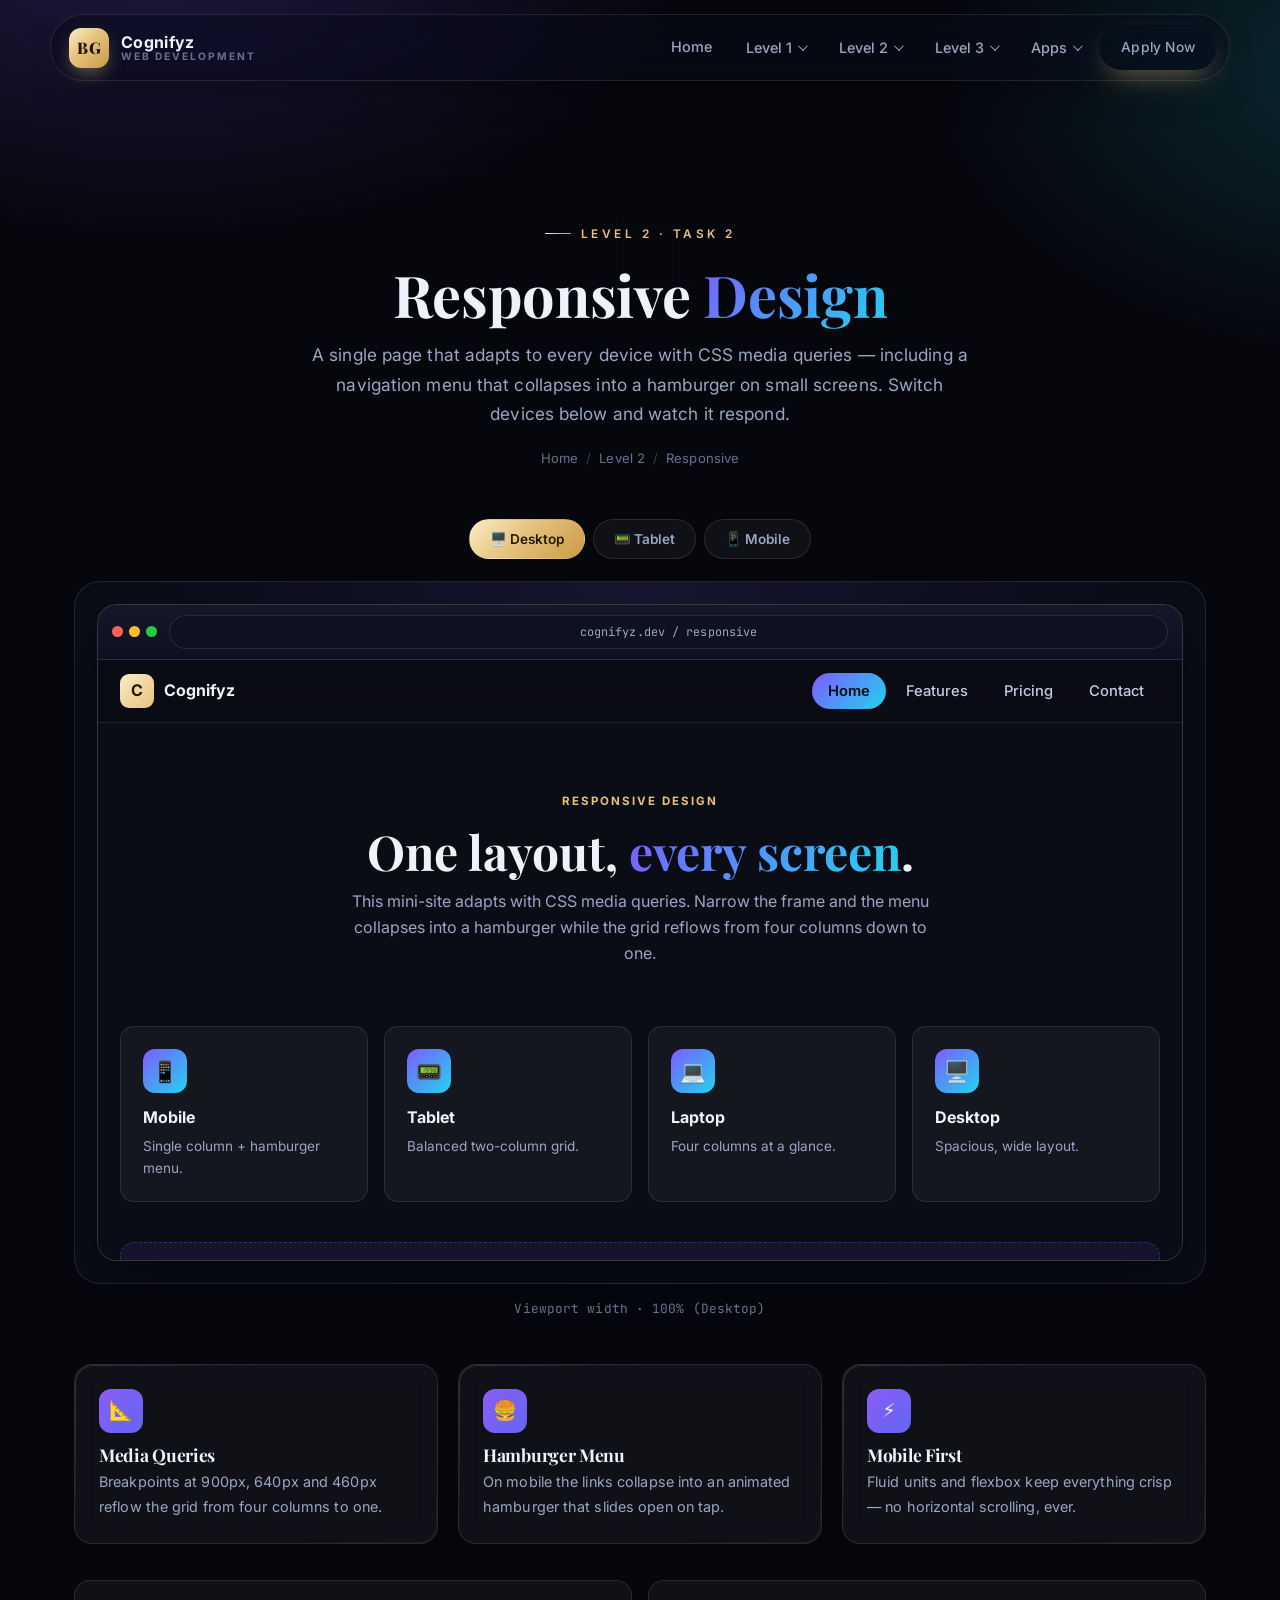
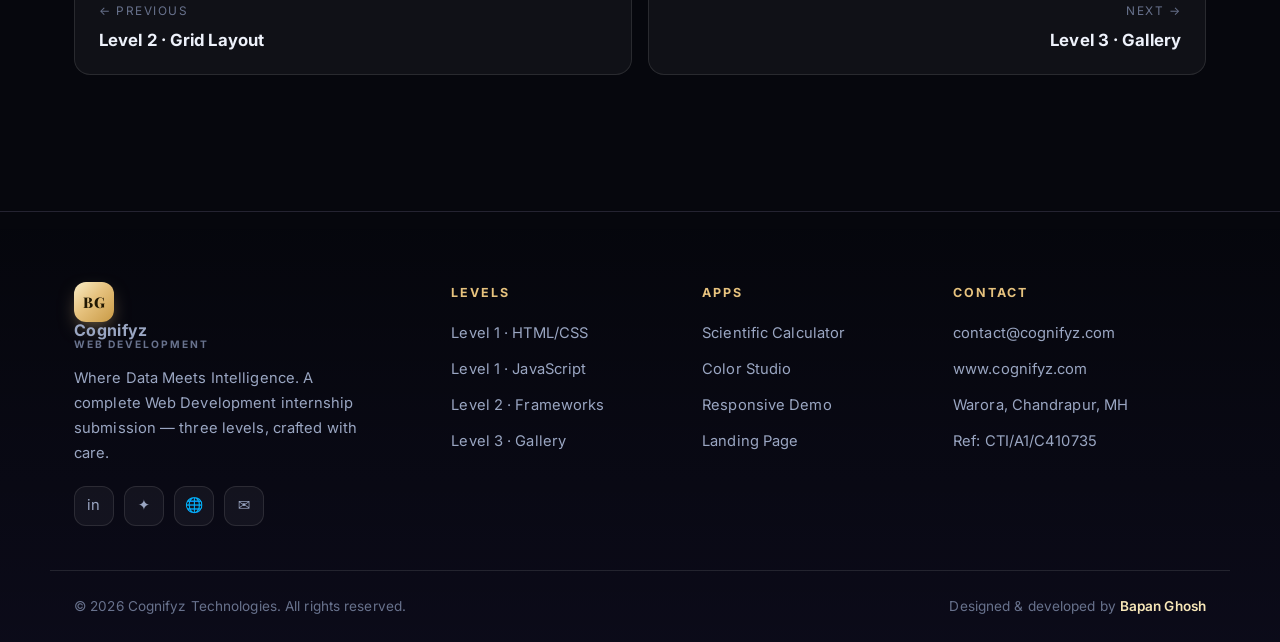
<file: level2-responsive.html>
<!DOCTYPE html>
<html lang="en">
<head>
<meta charset="UTF-8" />
<meta name="viewport" content="width=device-width, initial-scale=1.0" />
<meta name="author" content="Bapan Ghosh" />
<meta name="description" content="Level 2 · Task 2 — responsive design with CSS media queries and a hamburger menu. By Bapan Ghosh." />
<title>Level 2 · Responsive Design · Cognifyz — Bapan Ghosh</title>
<link rel="stylesheet" href="assets/css/style.css" />
<style>
  .device-toolbar{display:flex;gap:8px;justify-content:center;margin-bottom:22px;flex-wrap:wrap}
  .device-toolbar button{display:inline-flex;align-items:center;gap:8px;background:var(--surface);border:1px solid var(--border);
    color:var(--muted);font-family:var(--font-body);font-weight:600;font-size:.85rem;padding:11px 20px;border-radius:999px;cursor:pointer;transition:.28s}
  .device-toolbar button.on{background:var(--grad-gold);color:#241a04;border-color:transparent}
  .device-toolbar button:hover{transform:translateY(-2px)}

  .stage{display:flex;justify-content:center;padding:22px;background:
    radial-gradient(80% 120% at 50% 0,rgba(124,92,255,.12),transparent 60%),var(--bg-1);
    border:1px solid var(--border);border-radius:var(--radius-lg)}
  .device{width:100%;max-width:100%;transition:max-width .55s var(--ease);}
  .frame{border-radius:20px;overflow:hidden;border:1px solid var(--border-2);background:#0a0c16;box-shadow:var(--shadow);width:100%}
  .frame-bar{display:flex;align-items:center;gap:12px;padding:10px 14px;background:linear-gradient(180deg,#141828,#0d1020);border-bottom:1px solid var(--border)}
  .dots{display:flex;gap:6px}.dots i{width:11px;height:11px;border-radius:50%;display:block}
  .dots .r{background:#ff5f57}.dots .y{background:#febc2e}.dots .g{background:#28c840}
  .frame-url{flex:1;background:var(--bg-2);border:1px solid var(--border);border-radius:999px;padding:6px 14px;
    font-family:var(--font-mono);font-size:.74rem;color:var(--muted);text-align:center;overflow:hidden;white-space:nowrap;text-overflow:ellipsis}
  .device iframe{width:100%;height:600px;border:0;display:block;background:#0a0c16}
  .dim{text-align:center;color:var(--faint);font-family:var(--font-mono);font-size:.8rem;margin-top:14px}
  .feature-row{display:grid;grid-template-columns:repeat(3,1fr);gap:20px;margin-top:44px}
  @media(max-width:720px){.feature-row{grid-template-columns:1fr}}
  .mini{padding:24px}
  .mini .ic{width:44px;height:44px;border-radius:12px;display:grid;place-items:center;font-size:1.2rem;
    background:var(--grad-violet);margin-bottom:12px}
  .mini h3{font-size:1.1rem;margin-bottom:6px}
  .mini p{color:var(--muted);font-size:.9rem}
</style>
</head>
<body>
  <header id="site-nav"></header>

  <section class="page-head">
    <div class="container">
      <span class="eyebrow">Level 2 · Task 2</span>
      <h1>Responsive <span class="grad-text">Design</span></h1>
      <p class="lead" style="margin:0 auto">A single page that adapts to every device with CSS media queries — including a
      navigation menu that collapses into a hamburger on small screens. Switch devices below and watch it respond.</p>
      <div class="crumbs"><a href="index.html">Home</a><span>/</span>Level 2<span>/</span>Responsive</div>
    </div>
  </section>

  <section class="section" style="padding-top:20px">
    <div class="container">
      <div class="device-toolbar reveal">
        <button data-w="100%" class="on">🖥️ Desktop</button>
        <button data-w="760px">📟 Tablet</button>
        <button data-w="390px">📱 Mobile</button>
      </div>

      <div class="stage reveal">
        <div class="device" id="device" style="max-width:100%">
          <div class="frame">
            <div class="frame-bar">
              <div class="dots"><i class="r"></i><i class="y"></i><i class="g"></i></div>
              <div class="frame-url">cognifyz.dev / responsive</div>
            </div>
            <iframe src="assets/demos/responsive-demo.html" title="Responsive demo with hamburger menu"></iframe>
          </div>
        </div>
      </div>
      <p class="dim" id="dim">Viewport width · 100% (Desktop)</p>

      <div class="feature-row">
        <div class="card mini reveal"><div class="ic">📐</div><h3>Media Queries</h3><p>Breakpoints at 900px, 640px and 460px reflow the grid from four columns to one.</p></div>
        <div class="card mini reveal d1"><div class="ic">🍔</div><h3>Hamburger Menu</h3><p>On mobile the links collapse into an animated hamburger that slides open on tap.</p></div>
        <div class="card mini reveal d2"><div class="ic">⚡</div><h3>Mobile First</h3><p>Fluid units and flexbox keep everything crisp — no horizontal scrolling, ever.</p></div>
      </div>

      <div class="task-nav" style="margin-top:36px">
        <a href="level2-grid.html"><small>← Previous</small><b>Level 2 · Grid Layout</b></a>
        <a class="next" href="level3-gallery.html"><small>Next →</small><b>Level 3 · Gallery</b></a>
      </div>
    </div>
  </section>

  <footer id="site-footer"></footer>
  <script src="assets/js/main.js"></script>
  <script>
    (function(){
      var device=document.getElementById('device'), dim=document.getElementById('dim');
      var labels={'100%':'100% (Desktop)','760px':'760px (Tablet)','390px':'390px (Mobile)'};
      document.querySelector('.device-toolbar').addEventListener('click',function(e){
        var b=e.target.closest('button'); if(!b) return;
        this.querySelectorAll('button').forEach(function(x){x.classList.remove('on');});
        b.classList.add('on');
        device.style.maxWidth=b.dataset.w;
        dim.textContent='Viewport width · '+labels[b.dataset.w];
      });
    })();
  </script>
</body>
</html>
</file>
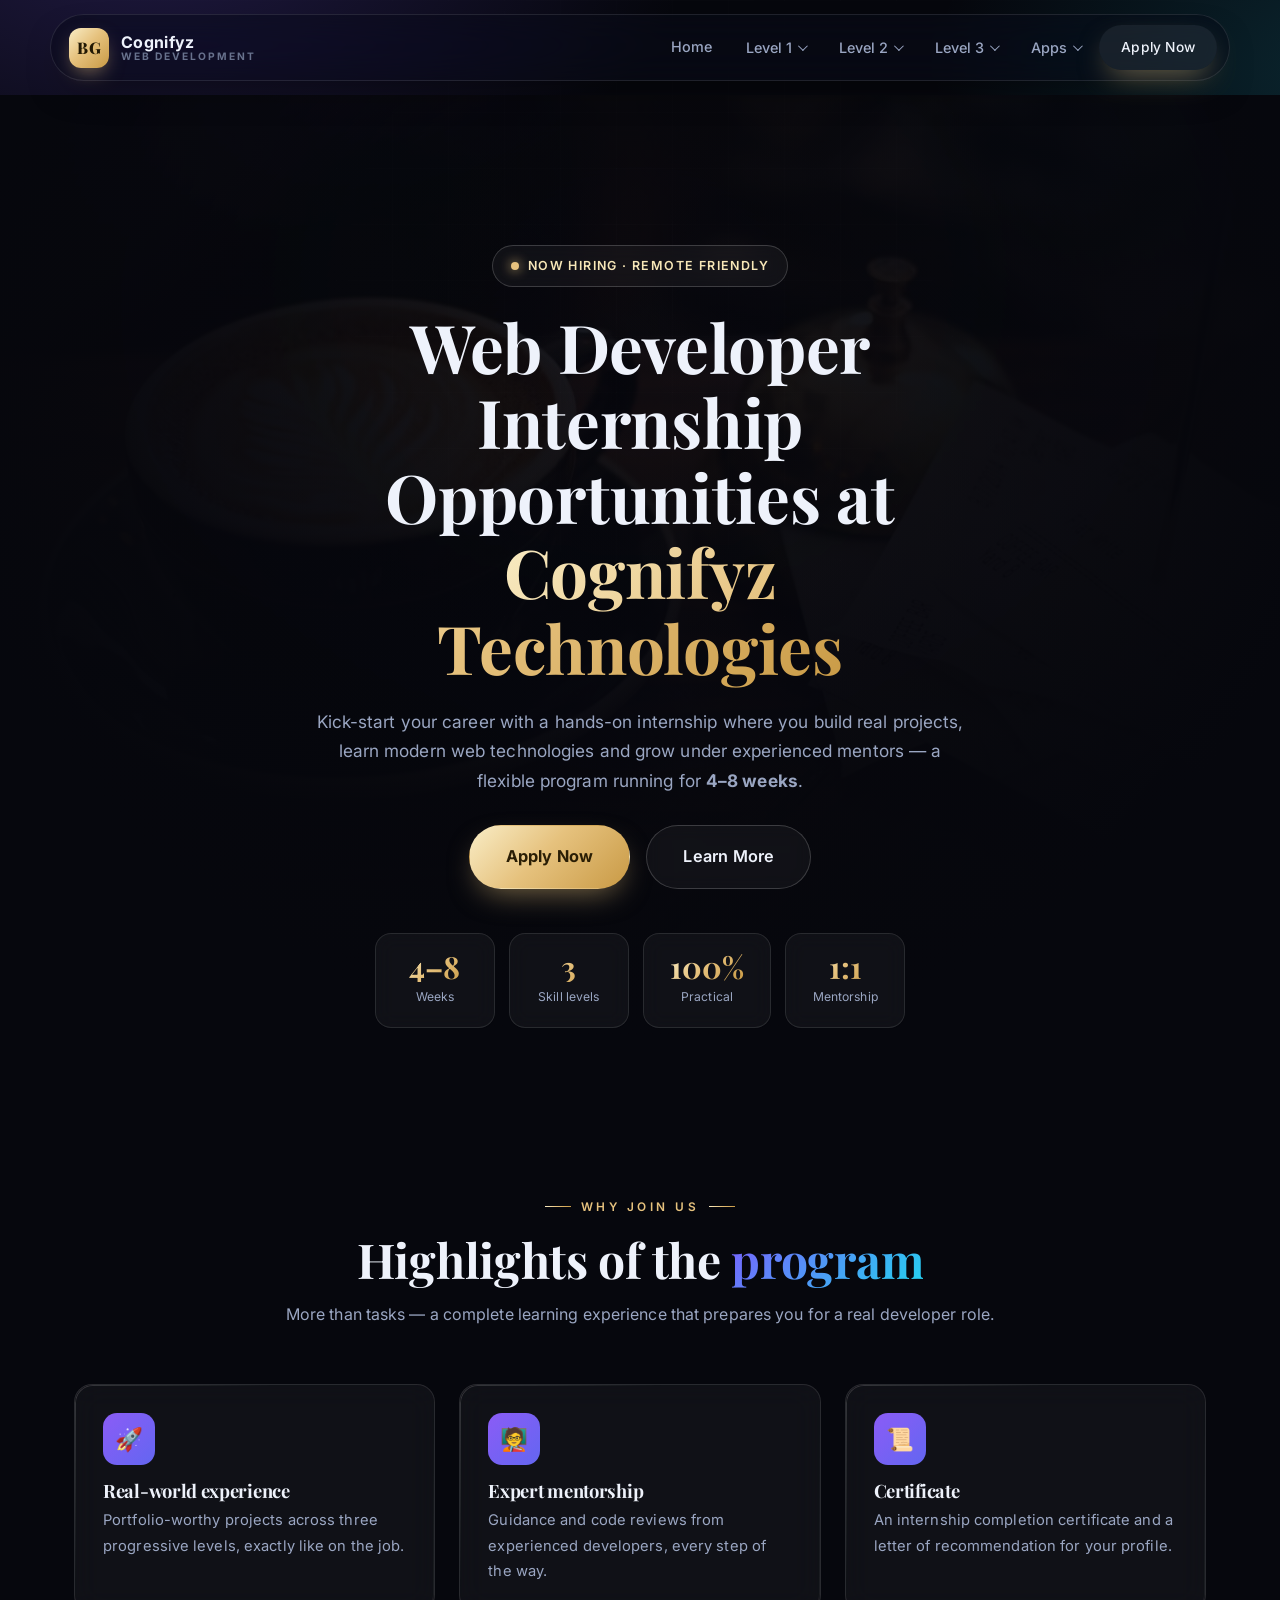
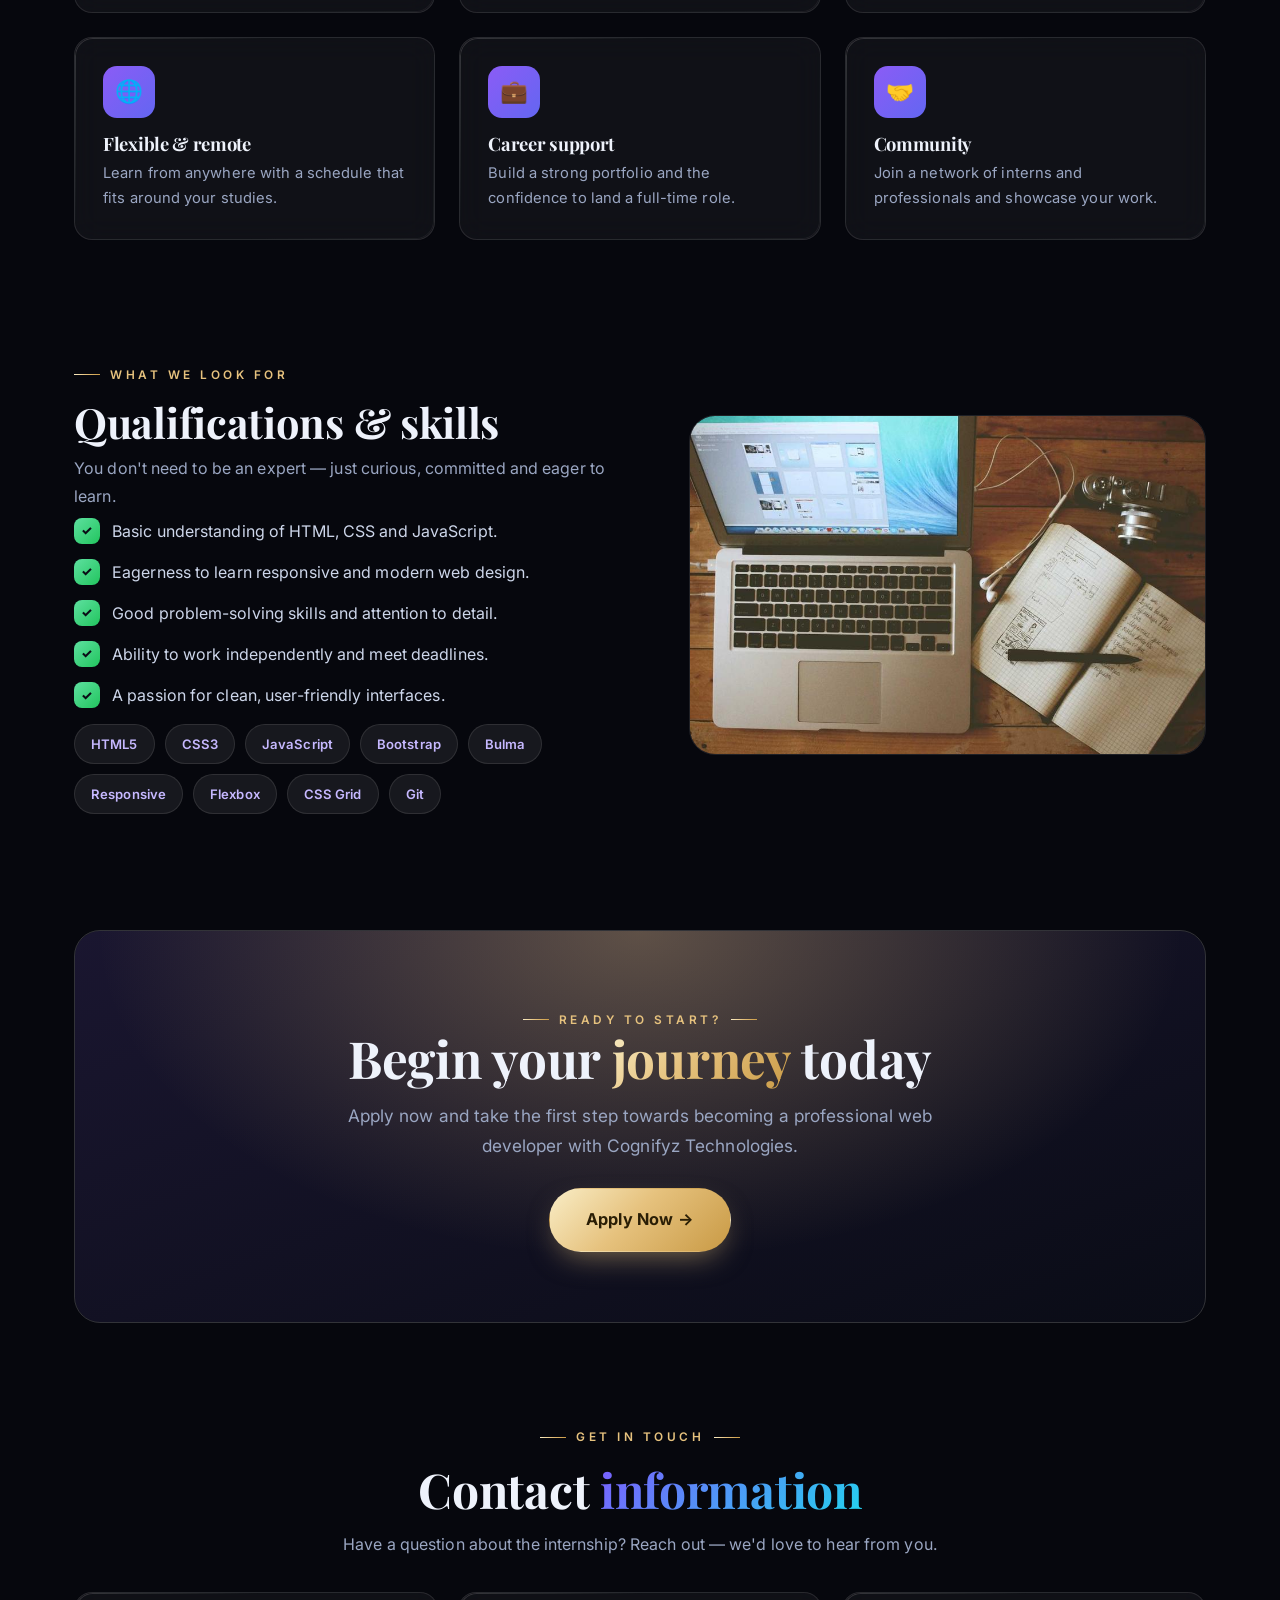
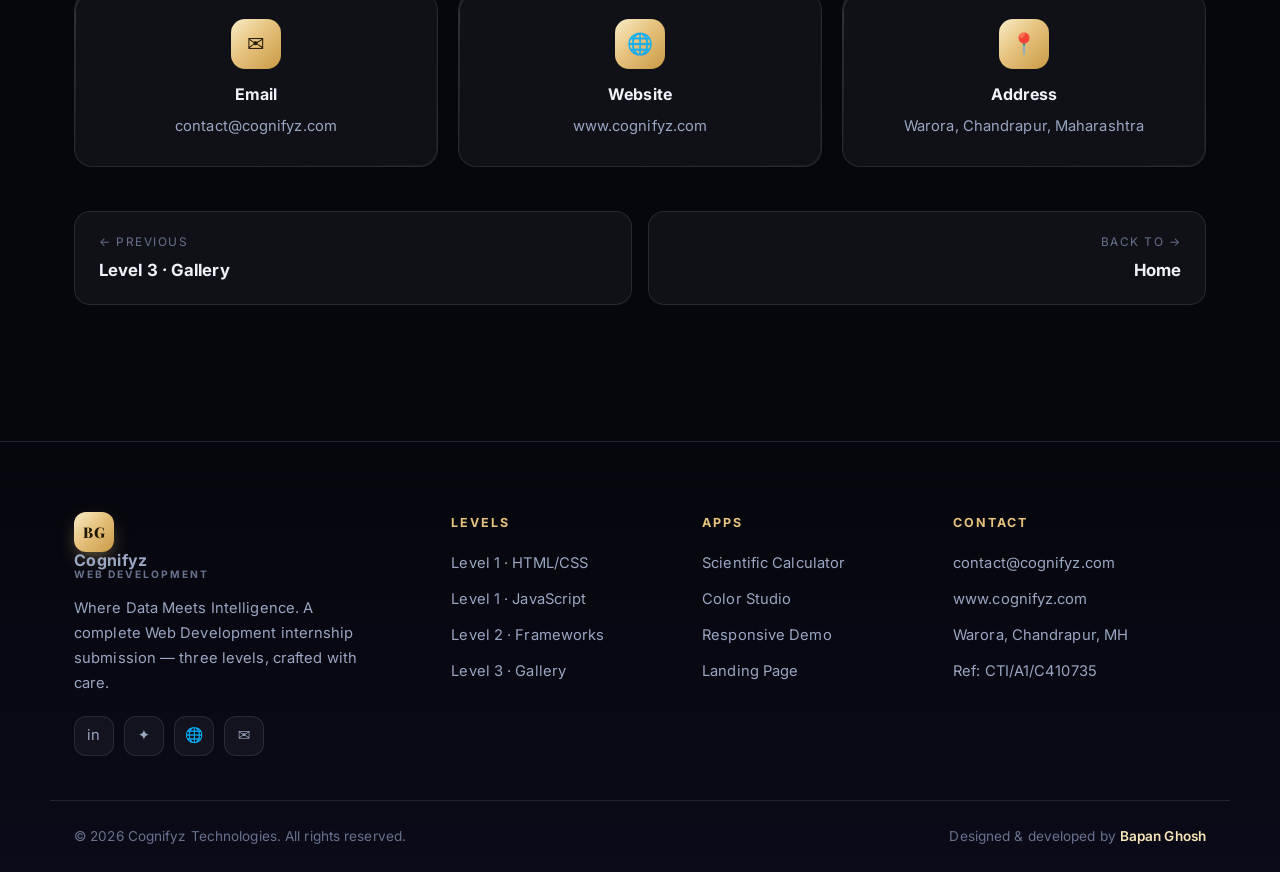
<file: level3-landing.html>
<!DOCTYPE html>
<html lang="en">
<head>
<meta charset="UTF-8" />
<meta name="viewport" content="width=device-width, initial-scale=1.0" />
<meta name="author" content="Bapan Ghosh" />
<meta name="description" content="Web Developer Internship Opportunities at Cognifyz Technologies — a complete landing page by Bapan Ghosh." />
<title>Web Developer Internship · Cognifyz — Bapan Ghosh</title>
<link rel="stylesheet" href="assets/css/style.css" />
<style>
  .lhero{position:relative;overflow:hidden;padding:150px 0 90px;text-align:center}
  .lhero .bg{position:absolute;inset:0;z-index:-1}
  .lhero .bg img{width:100%;height:100%;object-fit:cover;opacity:.22}
  .lhero .bg::after{content:"";position:absolute;inset:0;background:radial-gradient(60% 70% at 50% 30%,transparent,var(--bg-0) 90%),linear-gradient(180deg,rgba(6,7,13,.5),var(--bg-0))}
  .lhero h1{font-size:clamp(2.4rem,5.6vw,4.2rem);max-width:14ch;margin:22px auto}
  .lstats{display:flex;gap:14px;justify-content:center;flex-wrap:wrap;margin-top:44px}
  .lstats .s{padding:18px 26px;border-radius:16px;background:var(--surface);border:1px solid var(--border);backdrop-filter:blur(10px);min-width:120px}
  .lstats .s b{display:block;font-family:var(--font-display);font-size:1.9rem;line-height:1}
  .lstats .s span{font-size:.76rem;color:var(--muted)}

  .hl-card{padding:28px}
  .hl-card .ic{width:52px;height:52px;border-radius:14px;display:grid;place-items:center;font-size:1.4rem;
    background:var(--grad-violet);margin-bottom:16px}
  .hl-card h3{font-size:1.15rem;margin-bottom:7px}
  .hl-card p{color:var(--muted);font-size:.92rem}

  .qual{display:grid;grid-template-columns:1.05fr .95fr;gap:44px;align-items:center}
  @media(max-width:840px){.qual{grid-template-columns:1fr}}
  .qual-list{list-style:none;display:grid;gap:14px;margin-top:8px}
  .qual-list li{display:flex;gap:12px;align-items:flex-start;color:#cdd6ea}
  .qual-list .tick{flex:none;width:26px;height:26px;border-radius:8px;display:grid;place-items:center;color:#0a0c16;
    font-size:.8rem;font-weight:800;background:linear-gradient(135deg,#5ee0a0,#22c55e)}
  .qual-pic{border-radius:var(--radius-lg);overflow:hidden;border:1px solid var(--border);position:relative;min-height:340px}
  .qual-pic img{position:absolute;inset:0;width:100%;height:100%;object-fit:cover}
  .techs{display:flex;flex-wrap:wrap;gap:10px;margin-top:14px}
  .techs span{background:var(--surface-2);border:1px solid var(--border);color:#c6b8ff;padding:8px 16px;border-radius:999px;font-size:.82rem;font-weight:600}

  .cta-band{position:relative;overflow:hidden;border-radius:var(--radius-lg);padding:70px 40px;text-align:center;border:1px solid var(--border-2)}
  .cta-band::before{content:"";position:absolute;inset:0;z-index:-1;background:radial-gradient(80% 140% at 50% 0,rgba(230,194,126,.35),transparent 60%),linear-gradient(160deg,#1a1630,#0a0c16)}
  .cta-band h2{font-size:clamp(2rem,4.5vw,3.2rem);margin-bottom:14px}

  .contact{display:grid;grid-template-columns:repeat(3,1fr);gap:20px;margin-top:10px}
  @media(max-width:760px){.contact{grid-template-columns:1fr}}
  .contact .c{padding:26px;text-align:center}
  .contact .c .ic{width:50px;height:50px;border-radius:14px;display:grid;place-items:center;margin:0 auto 12px;
    font-size:1.3rem;background:var(--grad-gold);color:#241a04}
  .contact .c b{display:block;margin-bottom:4px}
  .contact .c a,.contact .c span{color:var(--muted);font-size:.92rem}
  .contact .c a:hover{color:var(--gold-1)}
</style>
</head>
<body>
  <header id="site-nav"></header>

  <!-- Hero: headline + intro -->
  <section class="lhero">
    <div class="bg"><img src="assets/img/landing-01.jpg" alt="" /></div>
    <div class="container">
      <span class="pill-badge reveal"><span class="dot"></span> Now Hiring · Remote Friendly</span>
      <h1 class="reveal d1">Web Developer Internship Opportunities at <span class="gold-text">Cognifyz Technologies</span></h1>
      <p class="lead reveal d2" style="margin:0 auto 6px">Kick-start your career with a hands-on internship where you build
      real projects, learn modern web technologies and grow under experienced mentors — a flexible program running for
      <strong>4–8 weeks</strong>.</p>
      <div class="hero-cta reveal d3" style="margin-top:30px">
        <a class="btn btn-gold btn-lg" href="#apply">Apply Now</a>
        <a class="btn btn-ghost btn-lg" href="#highlights">Learn More</a>
      </div>
      <div class="lstats reveal d4">
        <div class="s"><b class="gold-text">4–8</b><span>Weeks</span></div>
        <div class="s"><b class="gold-text">3</b><span>Skill levels</span></div>
        <div class="s"><b class="gold-text">100%</b><span>Practical</span></div>
        <div class="s"><b class="gold-text">1:1</b><span>Mentorship</span></div>
      </div>
    </div>
  </section>

  <!-- Highlights -->
  <section class="section" id="highlights" style="padding-top:70px">
    <div class="container">
      <div class="section-head reveal">
        <span class="eyebrow center-line">Why Join Us</span>
        <h2>Highlights of the <span class="grad-text">program</span></h2>
        <p>More than tasks — a complete learning experience that prepares you for a real developer role.</p>
      </div>
      <div class="grid g-3">
        <div class="card hl-card reveal"><div class="ic">🚀</div><h3>Real-world experience</h3><p>Portfolio-worthy projects across three progressive levels, exactly like on the job.</p></div>
        <div class="card hl-card reveal d1"><div class="ic">🧑‍🏫</div><h3>Expert mentorship</h3><p>Guidance and code reviews from experienced developers, every step of the way.</p></div>
        <div class="card hl-card reveal d2"><div class="ic">📜</div><h3>Certificate</h3><p>An internship completion certificate and a letter of recommendation for your profile.</p></div>
        <div class="card hl-card reveal"><div class="ic">🌐</div><h3>Flexible &amp; remote</h3><p>Learn from anywhere with a schedule that fits around your studies.</p></div>
        <div class="card hl-card reveal d1"><div class="ic">💼</div><h3>Career support</h3><p>Build a strong portfolio and the confidence to land a full-time role.</p></div>
        <div class="card hl-card reveal d2"><div class="ic">🤝</div><h3>Community</h3><p>Join a network of interns and professionals and showcase your work.</p></div>
      </div>
    </div>
  </section>

  <!-- Qualifications -->
  <section class="section" style="padding-top:20px">
    <div class="container">
      <div class="qual">
        <div class="reveal">
          <span class="eyebrow">What We Look For</span>
          <h2 style="font-size:clamp(1.8rem,3.6vw,2.6rem);margin:14px 0 10px">Qualifications &amp; skills</h2>
          <p class="muted">You don't need to be an expert — just curious, committed and eager to learn.</p>
          <ul class="qual-list">
            <li><span class="tick">✓</span> Basic understanding of HTML, CSS and JavaScript.</li>
            <li><span class="tick">✓</span> Eagerness to learn responsive and modern web design.</li>
            <li><span class="tick">✓</span> Good problem-solving skills and attention to detail.</li>
            <li><span class="tick">✓</span> Ability to work independently and meet deadlines.</li>
            <li><span class="tick">✓</span> A passion for clean, user-friendly interfaces.</li>
          </ul>
          <div class="techs">
            <span>HTML5</span><span>CSS3</span><span>JavaScript</span><span>Bootstrap</span>
            <span>Bulma</span><span>Responsive</span><span>Flexbox</span><span>CSS Grid</span><span>Git</span>
          </div>
        </div>
        <div class="qual-pic reveal d1"><img src="assets/img/card-01.jpg" alt="Developer workspace" /></div>
      </div>
    </div>
  </section>

  <!-- CTA -->
  <section class="section" id="apply" style="padding-top:20px">
    <div class="container">
      <div class="cta-band reveal">
        <span class="eyebrow center-line" style="justify-content:center">Ready to Start?</span>
        <h2>Begin your <span class="gold-text">journey</span> today</h2>
        <p class="lead" style="margin:0 auto 28px">Apply now and take the first step towards becoming a professional web developer with Cognifyz Technologies.</p>
        <a class="btn btn-gold btn-lg" href="mailto:contact@cognifyz.com?subject=Web%20Developer%20Internship%20Application">Apply Now →</a>
      </div>
    </div>
  </section>

  <!-- Contact -->
  <section class="section" style="padding-top:0">
    <div class="container">
      <div class="section-head reveal" style="margin-bottom:34px">
        <span class="eyebrow center-line">Get In Touch</span>
        <h2>Contact <span class="grad-text">information</span></h2>
        <p>Have a question about the internship? Reach out — we'd love to hear from you.</p>
      </div>
      <div class="contact">
        <div class="card c reveal"><div class="ic">✉</div><b>Email</b><a href="mailto:contact@cognifyz.com">contact@cognifyz.com</a></div>
        <div class="card c reveal d1"><div class="ic">🌐</div><b>Website</b><a href="https://www.cognifyz.com" target="_blank" rel="noopener">www.cognifyz.com</a></div>
        <div class="card c reveal d2"><div class="ic">📍</div><b>Address</b><span>Warora, Chandrapur, Maharashtra</span></div>
      </div>

      <div class="task-nav" style="margin-top:44px">
        <a href="level3-gallery.html"><small>← Previous</small><b>Level 3 · Gallery</b></a>
        <a class="next" href="index.html"><small>Back to →</small><b>Home</b></a>
      </div>
    </div>
  </section>

  <footer id="site-footer"></footer>
  <script src="assets/js/main.js"></script>
</body>
</html>
</file>
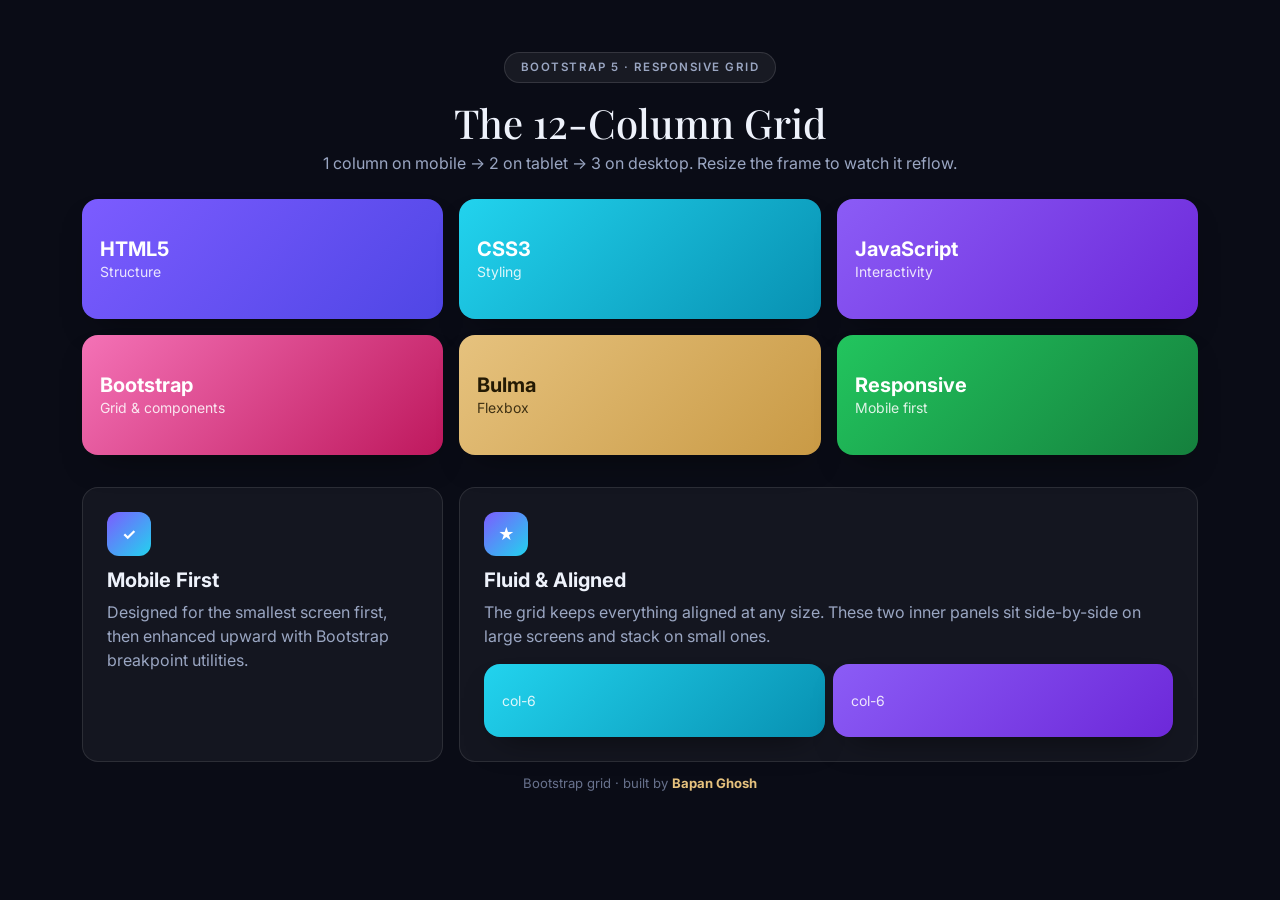
<file: assets/demos/bootstrap-grid.html>
<!DOCTYPE html>
<html lang="en">
<head>
<meta charset="UTF-8" />
<meta name="viewport" content="width=device-width, initial-scale=1.0" />
<meta name="author" content="Bapan Ghosh" />
<title>Bootstrap Responsive Grid — Bapan Ghosh</title>
<!-- Front-end framework: Bootstrap 5 via CDN -->
<link rel="stylesheet" href="https://cdnjs.cloudflare.com/ajax/libs/bootstrap/5.3.3/css/bootstrap.min.css" />
<link href="https://fonts.googleapis.com/css2?family=Playfair+Display:wght@600;700&family=Inter:wght@400;500;600;700&display=swap" rel="stylesheet" />
<style>
  html,body{background:#0a0c16 !important;color:#eef2fb;font-family:'Inter',sans-serif;padding:26px 18px}
  h1{font-family:'Playfair Display',serif}
  .chip{display:inline-block;background:rgba(255,255,255,.06);border:1px solid rgba(255,255,255,.12);
    color:#9aa6c2;border-radius:999px;padding:6px 16px;font-size:.72rem;letter-spacing:1.5px;text-transform:uppercase;font-weight:600}
  .tile{border-radius:16px;padding:26px 18px;min-height:120px;display:flex;flex-direction:column;justify-content:center;
    color:#fff;transition:.35s cubic-bezier(.22,1,.36,1);box-shadow:0 16px 34px -18px rgba(0,0,0,.6)}
  .tile:hover{transform:translateY(-7px)}
  .tile h5{font-weight:700;margin:0}
  .tile small{opacity:.85}
  .c1{background:linear-gradient(135deg,#7c5cff,#4f46e5)}
  .c2{background:linear-gradient(135deg,#22d3ee,#0891b2)}
  .c3{background:linear-gradient(135deg,#8b5cf6,#6d28d9)}
  .c4{background:linear-gradient(135deg,#f472b6,#be185d)}
  .c5{background:linear-gradient(135deg,#e6c27e,#c99a45);color:#241a04}
  .c6{background:linear-gradient(135deg,#22c55e,#15803d)}
  .panel{background:rgba(255,255,255,.045);border:1px solid rgba(255,255,255,.1);border-radius:16px;padding:24px;height:100%}
  .panel .ico{width:44px;height:44px;border-radius:12px;display:grid;place-items:center;color:#fff;font-weight:700;
    background:linear-gradient(135deg,#7c5cff,#22d3ee);margin-bottom:12px}
  .text-muted-2{color:#9aa6c2 !important}
  .foot{color:#68728d;text-align:center;padding:12px 0 4px;font-size:.82rem}
  .foot b{color:#e6c27e}
</style>
</head>
<body>
  <div class="container-xl">
    <div class="text-center mb-4">
      <span class="chip">Bootstrap 5 · Responsive Grid</span>
      <h1 class="mt-3 mb-1">The 12-Column Grid</h1>
      <p class="text-muted-2">1 column on mobile → 2 on tablet → 3 on desktop. Resize the frame to watch it reflow.</p>
    </div>

    <div class="row g-3">
      <div class="col-12 col-sm-6 col-md-4"><div class="tile c1"><h5>HTML5</h5><small>Structure</small></div></div>
      <div class="col-12 col-sm-6 col-md-4"><div class="tile c2"><h5>CSS3</h5><small>Styling</small></div></div>
      <div class="col-12 col-sm-6 col-md-4"><div class="tile c3"><h5>JavaScript</h5><small>Interactivity</small></div></div>
      <div class="col-12 col-sm-6 col-md-4"><div class="tile c4"><h5>Bootstrap</h5><small>Grid &amp; components</small></div></div>
      <div class="col-12 col-sm-6 col-md-4"><div class="tile c5"><h5>Bulma</h5><small>Flexbox</small></div></div>
      <div class="col-12 col-sm-6 col-md-4"><div class="tile c6"><h5>Responsive</h5><small>Mobile first</small></div></div>
    </div>

    <div class="row g-3 mt-3">
      <div class="col-12 col-lg-4">
        <div class="panel">
          <div class="ico">✓</div>
          <h5 class="fw-bold">Mobile First</h5>
          <p class="text-muted-2 mb-0">Designed for the smallest screen first, then enhanced upward with Bootstrap
          breakpoint utilities.</p>
        </div>
      </div>
      <div class="col-12 col-lg-8">
        <div class="panel">
          <div class="ico">★</div>
          <h5 class="fw-bold">Fluid &amp; Aligned</h5>
          <p class="text-muted-2">The grid keeps everything aligned at any size. These two inner panels sit side-by-side
          on large screens and stack on small ones.</p>
          <div class="row g-2">
            <div class="col-6"><div class="tile c2" style="min-height:64px"><small>col-6</small></div></div>
            <div class="col-6"><div class="tile c3" style="min-height:64px"><small>col-6</small></div></div>
          </div>
        </div>
      </div>
    </div>
    <p class="foot">Bootstrap grid · built by <b>Bapan Ghosh</b></p>
  </div>
  <script src="https://cdnjs.cloudflare.com/ajax/libs/bootstrap/5.3.3/js/bootstrap.bundle.min.js"></script>
</body>
</html>
</file>
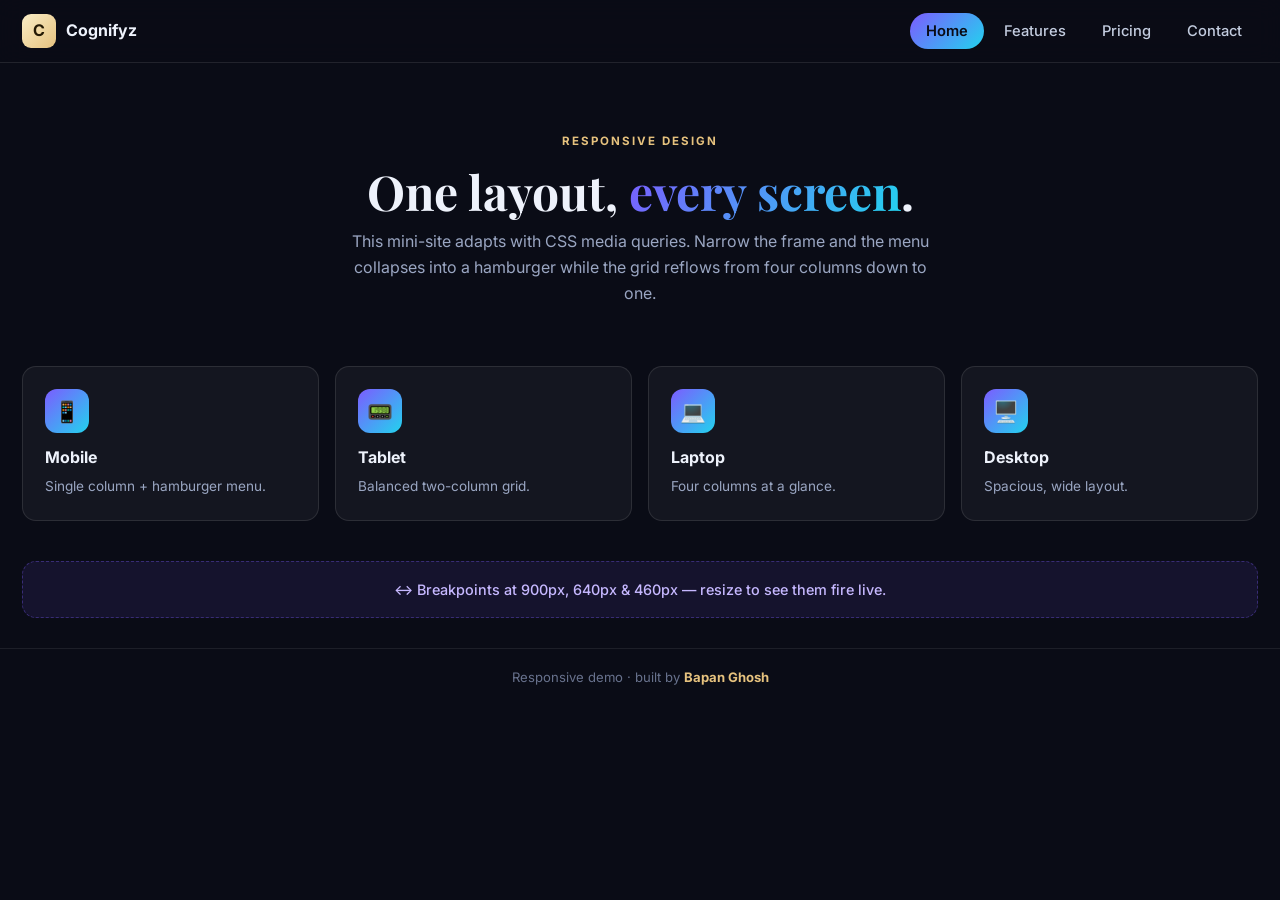
<file: assets/demos/responsive-demo.html>
<!DOCTYPE html>
<html lang="en">
<head>
<meta charset="UTF-8" />
<meta name="viewport" content="width=device-width, initial-scale=1.0" />
<meta name="author" content="Bapan Ghosh" />
<title>Responsive Demo — Bapan Ghosh</title>
<link href="https://fonts.googleapis.com/css2?family=Playfair+Display:wght@600;700&family=Inter:wght@400;500;600;700&display=swap" rel="stylesheet" />
<style>
  *{box-sizing:border-box;margin:0;padding:0}
  body{font-family:'Inter',sans-serif;background:#0a0c16;color:#eef2fb;line-height:1.6}
  h1,h2{font-family:'Playfair Display',serif}
  /* nav with hamburger */
  .nav{position:sticky;top:0;z-index:30;display:flex;align-items:center;justify-content:space-between;
    padding:14px 22px;background:rgba(10,12,22,.9);backdrop-filter:blur(12px);border-bottom:1px solid rgba(255,255,255,.1)}
  .logo{display:flex;align-items:center;gap:10px;font-weight:700}
  .logo b{width:34px;height:34px;border-radius:9px;display:grid;place-items:center;background:linear-gradient(135deg,#f9edc6,#e6c27e);color:#241a04}
  .links{list-style:none;display:flex;gap:4px;align-items:center}
  .links a{color:#c3ccdf;text-decoration:none;font-size:.92rem;font-weight:500;padding:9px 16px;border-radius:999px;transition:.25s}
  .links a:hover,.links a.active{background:linear-gradient(135deg,#7c5cff,#22d3ee);color:#0a0c16;font-weight:600}
  .burger{display:none;flex-direction:column;gap:5px;background:none;border:none;cursor:pointer;padding:8px}
  .burger span{width:26px;height:2px;background:#eef2fb;border-radius:2px;transition:.3s}
  .burger.open span:nth-child(1){transform:translateY(7px) rotate(45deg)}
  .burger.open span:nth-child(2){opacity:0}
  .burger.open span:nth-child(3){transform:translateY(-7px) rotate(-45deg)}

  .hero{text-align:center;padding:64px 22px 40px}
  .hero span.k{font-size:.72rem;letter-spacing:2px;text-transform:uppercase;color:#e6c27e;font-weight:700}
  .hero h1{font-size:clamp(1.8rem,6vw,3rem);margin:12px 0 12px;line-height:1.1}
  .hero h1 em{font-style:normal;background:linear-gradient(120deg,#7c5cff,#22d3ee);-webkit-background-clip:text;background-clip:text;-webkit-text-fill-color:transparent}
  .hero p{color:#9aa6c2;max-width:60ch;margin:0 auto}

  .grid{display:grid;gap:16px;padding:20px 22px 40px;grid-template-columns:repeat(4,1fr)}
  .cardx{background:rgba(255,255,255,.045);border:1px solid rgba(255,255,255,.1);border-radius:14px;padding:22px;transition:.3s}
  .cardx:hover{transform:translateY(-5px)}
  .cardx .ic{width:44px;height:44px;border-radius:12px;display:grid;place-items:center;font-size:1.3rem;
    background:linear-gradient(135deg,#7c5cff,#22d3ee);margin-bottom:12px}
  .cardx h3{font-family:'Inter';font-size:1rem;margin-bottom:5px}
  .cardx p{color:#9aa6c2;font-size:.85rem}
  .note{margin:0 22px 30px;padding:16px;border-radius:14px;text-align:center;font-weight:500;
    background:rgba(124,92,255,.1);border:1px dashed rgba(124,92,255,.35);color:#c6b8ff;font-size:.9rem}
  footer{text-align:center;color:#68728d;padding:18px;border-top:1px solid rgba(255,255,255,.08);font-size:.82rem}
  footer b{color:#e6c27e}

  /* ============ MEDIA QUERIES ============ */
  @media(max-width:900px){ .grid{grid-template-columns:repeat(2,1fr)} }
  @media(max-width:640px){
    .burger{display:flex}
    .links{position:absolute;top:60px;right:14px;left:14px;flex-direction:column;gap:2px;
      background:rgba(12,15,26,.98);border:1px solid rgba(255,255,255,.14);border-radius:14px;padding:12px;
      transform:translateY(-140%);opacity:0;pointer-events:none;transition:.35s;box-shadow:0 18px 34px rgba(0,0,0,.5)}
    .links.show{transform:translateY(0);opacity:1;pointer-events:auto}
    .links a{width:100%}
  }
  @media(max-width:460px){ .grid{grid-template-columns:1fr} }
</style>
</head>
<body>
  <nav class="nav">
    <div class="logo"><b>C</b> Cognifyz</div>
    <button class="burger" id="burger" aria-label="Menu" onclick="tog()"><span></span><span></span><span></span></button>
    <ul class="links" id="menu">
      <li><a href="#" class="active">Home</a></li>
      <li><a href="#">Features</a></li>
      <li><a href="#">Pricing</a></li>
      <li><a href="#">Contact</a></li>
    </ul>
  </nav>

  <header class="hero">
    <span class="k">Responsive Design</span>
    <h1>One layout, <em>every screen</em>.</h1>
    <p>This mini-site adapts with CSS media queries. Narrow the frame and the menu collapses into a hamburger
    while the grid reflows from four columns down to one.</p>
  </header>

  <section class="grid">
    <div class="cardx"><div class="ic">📱</div><h3>Mobile</h3><p>Single column + hamburger menu.</p></div>
    <div class="cardx"><div class="ic">📟</div><h3>Tablet</h3><p>Balanced two-column grid.</p></div>
    <div class="cardx"><div class="ic">💻</div><h3>Laptop</h3><p>Four columns at a glance.</p></div>
    <div class="cardx"><div class="ic">🖥️</div><h3>Desktop</h3><p>Spacious, wide layout.</p></div>
  </section>

  <div class="note">↔️ Breakpoints at 900px, 640px &amp; 460px — resize to see them fire live.</div>
  <footer>Responsive demo · built by <b>Bapan Ghosh</b></footer>

  <script>
    function tog(){
      document.getElementById('menu').classList.toggle('show');
      document.getElementById('burger').classList.toggle('open');
    }
    document.querySelectorAll('#menu a').forEach(function(a){
      a.addEventListener('click',function(){
        document.getElementById('menu').classList.remove('show');
        document.getElementById('burger').classList.remove('open');
      });
    });
  </script>
</body>
</html>
</file>
<file: assets/css/style.css>
/* =====================================================================
   Cognifyz · Web Development Internship — Shared Luxury Design System
   Author: Bapan Ghosh
   ===================================================================== */

/* ---------- Fonts ---------- */
@import url('https://fonts.googleapis.com/css2?family=Playfair+Display:ital,wght@0,500;0,600;0,700;0,800;1,500&family=Inter:wght@300;400;500;600;700;800&family=JetBrains+Mono:wght@400;500;700&display=swap');

/* ---------- Tokens ---------- */
:root{
  --bg-0:#06070d; --bg-1:#0a0c16; --bg-2:#0e1120;
  --surface:rgba(255,255,255,.045);
  --surface-2:rgba(255,255,255,.07);
  --border:rgba(255,255,255,.10);
  --border-2:rgba(255,255,255,.18);
  --text:#eef2fb; --muted:#9aa6c2; --faint:#68728d;

  --gold-1:#f7e7b8; --gold-2:#e6c27e; --gold-3:#c99a45; --gold:#e6c27e;
  --violet:#8b5cf6; --indigo:#6a6cf6; --cyan:#22d3ee; --pink:#f472b6;

  --grad-primary:linear-gradient(135deg,#7c5cff 0%,#22d3ee 100%);
  --grad-gold:linear-gradient(135deg,#f9edc6 0%,#e6c27e 45%,#c99a45 100%);
  --grad-violet:linear-gradient(135deg,#8b5cf6,#6366f1);

  --radius:18px; --radius-lg:26px; --radius-sm:12px;
  --shadow:0 24px 60px -18px rgba(0,0,0,.65);
  --shadow-soft:0 18px 44px -22px rgba(0,0,0,.55);
  --ring:0 0 0 1px var(--border);
  --maxw:1180px;
  --ease:cubic-bezier(.22,1,.36,1);
  --font-body:'Inter',system-ui,-apple-system,Segoe UI,Roboto,sans-serif;
  --font-display:'Playfair Display',Georgia,serif;
  --font-mono:'JetBrains Mono',ui-monospace,SFMono-Regular,Menlo,monospace;
}

/* ---------- Reset ---------- */
*{box-sizing:border-box;margin:0;padding:0}
html{scroll-behavior:smooth;-webkit-text-size-adjust:100%}
body{
  font-family:var(--font-body);color:var(--text);line-height:1.7;background:var(--bg-0);
  overflow-x:hidden;position:relative;min-height:100vh;letter-spacing:.1px;
  -webkit-font-smoothing:antialiased;
}
/* ambient background glows */
body::before{
  content:"";position:fixed;inset:0;z-index:-2;pointer-events:none;
  background:
    radial-gradient(900px 520px at 12% -8%,rgba(124,92,255,.22),transparent 60%),
    radial-gradient(820px 520px at 108% 8%,rgba(34,211,238,.16),transparent 55%),
    radial-gradient(700px 700px at 50% 120%,rgba(230,194,126,.10),transparent 60%),
    var(--bg-0);
}
/* fine grid texture */
body::after{
  content:"";position:fixed;inset:0;z-index:-1;pointer-events:none;opacity:.5;
  background-image:linear-gradient(rgba(255,255,255,.023) 1px,transparent 1px),
                   linear-gradient(90deg,rgba(255,255,255,.023) 1px,transparent 1px);
  background-size:56px 56px;
  mask-image:radial-gradient(circle at 50% 30%,#000 0,transparent 78%);
}
img{max-width:100%;display:block}
a{color:inherit;text-decoration:none}
::selection{background:rgba(230,194,126,.28);color:#fff}

/* scrollbar */
::-webkit-scrollbar{width:11px;height:11px}
::-webkit-scrollbar-track{background:var(--bg-1)}
::-webkit-scrollbar-thumb{background:linear-gradient(#3a3f57,#23263a);border-radius:20px;border:2px solid var(--bg-1)}
::-webkit-scrollbar-thumb:hover{background:#4a5170}

/* ---------- Layout ---------- */
.container{max-width:var(--maxw);margin:0 auto;padding:0 24px;width:100%}
.section{padding:96px 0;position:relative}
.section-sm{padding:60px 0}
.center{text-align:center}

/* ---------- Typography ---------- */
.display{font-family:var(--font-display);font-weight:700;line-height:1.06;letter-spacing:-.5px}
h1,h2,h3{font-family:var(--font-display);font-weight:700;line-height:1.12;letter-spacing:-.3px}
.eyebrow{display:inline-flex;align-items:center;gap:10px;font-family:var(--font-body);
  font-size:.74rem;font-weight:600;letter-spacing:3.5px;text-transform:uppercase;color:var(--gold-2)}
.eyebrow::before{content:"";width:26px;height:1px;background:var(--grad-gold)}
.eyebrow.center-line::after{content:"";width:26px;height:1px;background:var(--grad-gold)}
.grad-text{background:var(--grad-primary);-webkit-background-clip:text;background-clip:text;-webkit-text-fill-color:transparent}
.gold-text{background:var(--grad-gold);-webkit-background-clip:text;background-clip:text;-webkit-text-fill-color:transparent}
.lead{color:var(--muted);font-size:1.08rem;max-width:60ch}
.muted{color:var(--muted)}
.section-head{max-width:720px;margin:0 auto 56px;text-align:center}
.section-head h2{font-size:clamp(2rem,4.4vw,3rem);margin:16px 0 14px}
.section-head p{color:var(--muted)}

/* ---------- Buttons ---------- */
.btn{display:inline-flex;align-items:center;justify-content:center;gap:10px;cursor:pointer;
  font-family:var(--font-body);font-weight:600;font-size:.95rem;letter-spacing:.2px;
  padding:14px 28px;border-radius:999px;border:1px solid transparent;transition:.35s var(--ease);
  white-space:nowrap;position:relative;overflow:hidden}
.btn svg{width:18px;height:18px}
.btn-primary{background:var(--grad-primary);color:#0a0c16;font-weight:700;
  box-shadow:0 12px 30px -8px rgba(124,92,255,.6)}
.btn-primary:hover{transform:translateY(-3px);box-shadow:0 20px 44px -10px rgba(34,211,238,.65)}
.btn-gold{background:var(--grad-gold);color:#2a1e05;font-weight:700;
  box-shadow:0 12px 30px -10px rgba(230,194,126,.55)}
.btn-gold:hover{transform:translateY(-3px);box-shadow:0 20px 44px -12px rgba(230,194,126,.7)}
.btn-ghost{background:var(--surface);color:var(--text);border-color:var(--border-2);backdrop-filter:blur(8px)}
.btn-ghost:hover{background:var(--surface-2);transform:translateY(-3px);border-color:var(--gold-2)}
.btn-lg{padding:17px 36px;font-size:1.02rem}

/* ---------- Glass card ---------- */
.card,.glass{background:var(--surface);border:1px solid var(--border);border-radius:var(--radius);
  backdrop-filter:blur(14px);-webkit-backdrop-filter:blur(14px);position:relative;overflow:hidden}
.card{padding:30px;transition:.45s var(--ease)}
.card::before{content:"";position:absolute;inset:0;border-radius:inherit;padding:1px;pointer-events:none;
  background:linear-gradient(135deg,rgba(255,255,255,.28),transparent 35%,transparent 65%,rgba(255,255,255,.1));
  -webkit-mask:linear-gradient(#000 0 0) content-box,linear-gradient(#000 0 0);
  -webkit-mask-composite:xor;mask-composite:exclude;opacity:.6}
.card:hover{transform:translateY(-8px);border-color:var(--border-2);box-shadow:var(--shadow)}
.card-glow:hover{box-shadow:0 30px 70px -24px rgba(124,92,255,.5)}

.chip{display:inline-flex;align-items:center;gap:8px;padding:7px 15px;border-radius:999px;
  background:var(--surface-2);border:1px solid var(--border);font-size:.8rem;font-weight:500;color:var(--muted)}
.pill-badge{display:inline-flex;align-items:center;gap:9px;padding:9px 18px;border-radius:999px;
  background:var(--surface);border:1px solid var(--border-2);backdrop-filter:blur(8px);
  font-size:.78rem;font-weight:600;letter-spacing:1.4px;text-transform:uppercase;color:var(--gold-1)}
.pill-badge .dot{width:8px;height:8px;border-radius:50%;background:var(--gold-2);box-shadow:0 0 12px var(--gold-2)}

/* ---------- Navigation (injected by main.js) ---------- */
.nav{position:sticky;top:0;z-index:900;transition:.4s var(--ease)}
.nav-inner{display:flex;align-items:center;justify-content:space-between;gap:20px;
  margin:14px auto;padding:10px 12px 10px 18px;border-radius:999px;
  background:rgba(10,12,22,.55);border:1px solid var(--border);backdrop-filter:blur(18px) saturate(160%);
  box-shadow:0 16px 40px -20px rgba(0,0,0,.7)}
.nav.scrolled .nav-inner{background:rgba(10,12,22,.82);border-color:var(--border-2)}
.brand{display:flex;align-items:center;gap:12px;font-weight:700}
.brand-mark{width:40px;height:40px;border-radius:12px;display:grid;place-items:center;
  font-family:var(--font-display);font-weight:800;color:#211803;background:var(--grad-gold);
  box-shadow:0 8px 20px -6px rgba(230,194,126,.6);letter-spacing:.5px}
.brand-text{display:flex;flex-direction:column;line-height:1.05;font-family:var(--font-body)}
.brand-text b{font-size:1rem;letter-spacing:.3px}
.brand-text small{font-size:.64rem;letter-spacing:2px;text-transform:uppercase;color:var(--faint)}
.nav-menu{display:flex;align-items:center;gap:4px}
.nav-menu>a,.nav-drop>button{font-family:var(--font-body);font-size:.9rem;font-weight:500;color:var(--muted);
  background:none;border:none;cursor:pointer;padding:10px 15px;border-radius:999px;transition:.25s;
  display:inline-flex;align-items:center;gap:6px}
.nav-menu>a:hover,.nav-drop>button:hover,.nav-menu>a.active{color:var(--text);background:var(--surface-2)}
.nav-drop{position:relative}
.nav-drop>button::after{content:"";width:6px;height:6px;border-right:1.5px solid currentColor;
  border-bottom:1.5px solid currentColor;transform:rotate(45deg) translateY(-2px);transition:.25s}
.nav-drop.open>button::after{transform:rotate(-135deg) translateY(0)}
.nav-drop-menu{position:absolute;top:calc(100% + 12px);left:50%;transform:translateX(-50%) translateY(8px);
  min-width:210px;background:rgba(14,17,32,.96);border:1px solid var(--border-2);border-radius:16px;
  padding:8px;display:flex;flex-direction:column;gap:2px;opacity:0;visibility:hidden;transition:.28s var(--ease);
  box-shadow:var(--shadow);backdrop-filter:blur(20px)}
.nav-drop:hover .nav-drop-menu,.nav-drop.open .nav-drop-menu{opacity:1;visibility:visible;transform:translateX(-50%) translateY(0)}
.nav-drop-menu a{padding:11px 14px;border-radius:10px;font-size:.9rem;color:var(--muted);transition:.2s;
  display:flex;align-items:center;gap:10px}
.nav-drop-menu a:hover,.nav-drop-menu a.active{background:var(--surface-2);color:var(--text)}
.nav-drop-menu a .ix{width:22px;height:22px;border-radius:7px;display:grid;place-items:center;font-size:.7rem;
  background:var(--grad-violet);color:#fff;font-weight:700}
.nav-cta{padding:11px 22px !important;font-size:.86rem !important}
.nav-toggle{display:none;flex-direction:column;gap:5px;background:none;border:none;cursor:pointer;padding:8px}
.nav-toggle span{width:26px;height:2px;background:var(--text);border-radius:2px;transition:.3s var(--ease)}
.nav-toggle.open span:nth-child(1){transform:translateY(7px) rotate(45deg)}
.nav-toggle.open span:nth-child(2){opacity:0}
.nav-toggle.open span:nth-child(3){transform:translateY(-7px) rotate(-45deg)}

/* ---------- Footer (injected) ---------- */
.footer{margin-top:40px;border-top:1px solid var(--border);background:linear-gradient(180deg,transparent,rgba(124,92,255,.05))}
.footer-grid{display:grid;grid-template-columns:1.6fr 1fr 1fr 1.2fr;gap:40px;padding:70px 24px 44px}
.footer h4{font-family:var(--font-body);font-size:.78rem;letter-spacing:2px;text-transform:uppercase;
  color:var(--gold-2);margin-bottom:18px}
.footer a{display:block;color:var(--muted);font-size:.92rem;margin-bottom:11px;transition:.2s;width:fit-content}
.footer a:hover{color:var(--text);transform:translateX(4px)}
.footer-brand p{color:var(--muted);font-size:.92rem;max-width:34ch;margin:16px 0 20px}
.footer .brand{margin-bottom:4px}
.socials{display:flex;gap:10px}
.socials a{width:40px;height:40px;border-radius:12px;display:grid;place-items:center;margin:0;
  background:var(--surface);border:1px solid var(--border);transition:.3s}
.socials a:hover{background:var(--grad-gold);color:#241a04;transform:translateY(-3px)}
.footer-bottom{display:flex;justify-content:space-between;align-items:center;gap:16px;flex-wrap:wrap;
  padding:24px;border-top:1px solid var(--border);color:var(--faint);font-size:.85rem}
.footer-bottom b{color:var(--gold-1);font-weight:600}

/* ---------- Hero shared ---------- */
.hero{position:relative;padding:120px 0 90px;overflow:hidden}
.hero-badge{margin-bottom:26px}
.hero h1{font-size:clamp(2.6rem,6.4vw,5rem);margin-bottom:22px}
.hero .lead{margin:0 auto 34px;font-size:1.14rem}
.hero-cta{display:flex;gap:16px;flex-wrap:wrap;justify-content:center}

/* ---------- Reveal on scroll ---------- */
.reveal{opacity:0;transform:translateY(26px);transition:.9s var(--ease)}
.reveal.in{opacity:1;transform:none}
.reveal.d1{transition-delay:.08s}.reveal.d2{transition-delay:.16s}
.reveal.d3{transition-delay:.24s}.reveal.d4{transition-delay:.32s}.reveal.d5{transition-delay:.4s}

/* ---------- Utility grids ---------- */
.grid{display:grid;gap:24px}
.g-2{grid-template-columns:repeat(2,1fr)}
.g-3{grid-template-columns:repeat(3,1fr)}
.g-4{grid-template-columns:repeat(4,1fr)}

/* ---------- Breadcrumb / page header ---------- */
.page-head{padding:120px 0 30px;text-align:center}
.page-head .eyebrow{justify-content:center}
.page-head h1{font-size:clamp(2.2rem,5vw,3.6rem);margin:18px 0 14px}
.crumbs{display:flex;gap:8px;justify-content:center;align-items:center;color:var(--faint);font-size:.82rem;margin-top:18px}
.crumbs a:hover{color:var(--gold-2)}
.crumbs span{opacity:.5}

/* prev/next task nav */
.task-nav{display:flex;justify-content:space-between;gap:16px;flex-wrap:wrap;margin-top:20px}
.task-nav a{flex:1;min-width:220px;display:flex;flex-direction:column;gap:4px;padding:20px 24px;border-radius:16px;
  background:var(--surface);border:1px solid var(--border);transition:.35s var(--ease)}
.task-nav a:hover{border-color:var(--gold-2);transform:translateY(-4px);background:var(--surface-2)}
.task-nav a small{color:var(--faint);font-size:.74rem;letter-spacing:1.5px;text-transform:uppercase}
.task-nav a b{font-size:1.05rem}
.task-nav a.next{text-align:right;align-items:flex-end}

/* ---------- Responsive ---------- */
@media(max-width:980px){
  .footer-grid{grid-template-columns:1fr 1fr}
  .g-4{grid-template-columns:repeat(2,1fr)}
}
@media(max-width:860px){
  .nav-toggle{display:flex}
  .nav-menu{position:fixed;inset:0 0 0 auto;width:min(360px,86vw);flex-direction:column;align-items:stretch;
    gap:6px;padding:100px 22px 40px;background:rgba(8,10,18,.97);backdrop-filter:blur(24px);
    border-left:1px solid var(--border-2);transform:translateX(105%);transition:.5s var(--ease);
    overflow-y:auto;z-index:800}
  .nav-menu.open{transform:none}
  .nav-menu>a,.nav-drop>button{width:100%;justify-content:space-between;font-size:1rem;padding:14px 16px}
  .nav-drop{width:100%}
  .nav-drop-menu{position:static;transform:none;opacity:1;visibility:visible;box-shadow:none;background:transparent;
    border:none;max-height:0;overflow:hidden;padding:0 0 0 14px;transition:max-height .4s var(--ease)}
  .nav-drop.open .nav-drop-menu{max-height:340px;padding:4px 0 10px 14px}
  .nav-cta{margin-top:10px;justify-content:center !important}
}
@media(max-width:720px){
  .section{padding:70px 0}
  .g-2,.g-3{grid-template-columns:1fr}
  .footer-grid{grid-template-columns:1fr;gap:30px;padding:50px 24px 34px}
}
</file>
